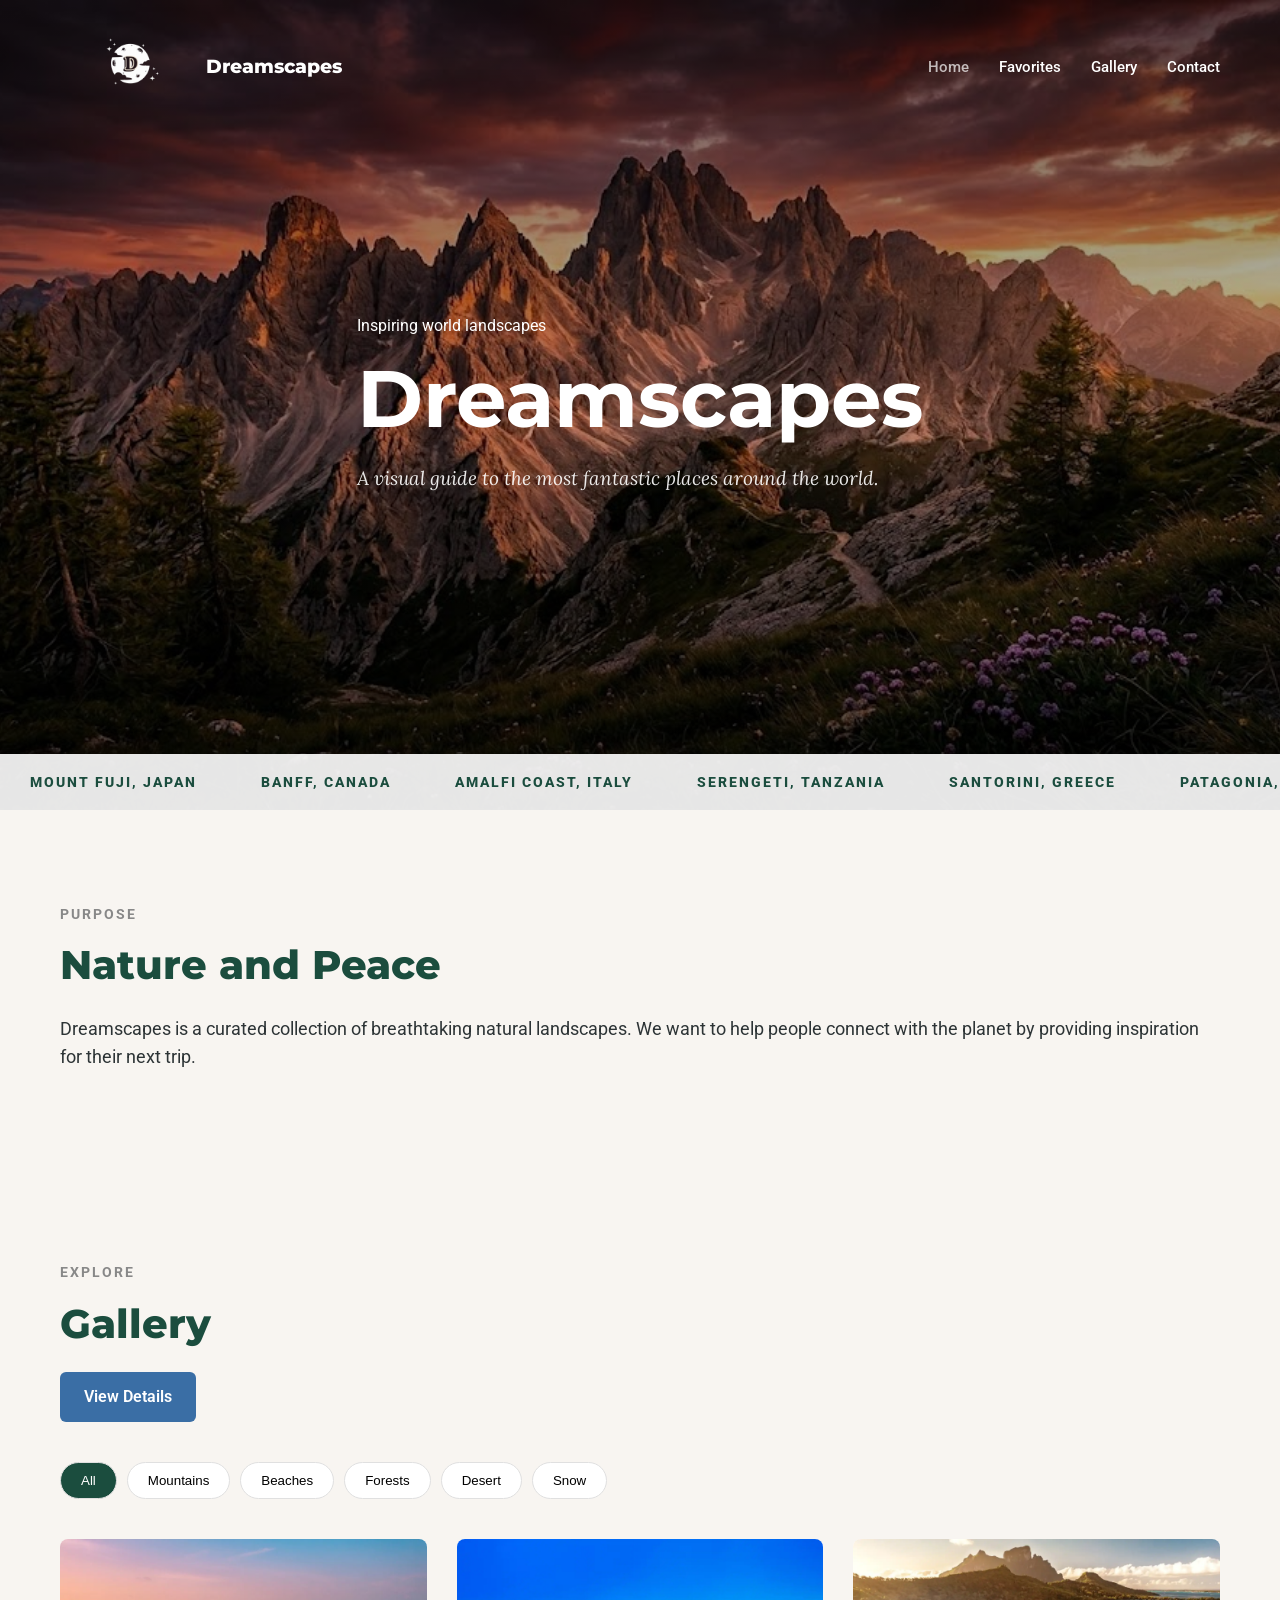
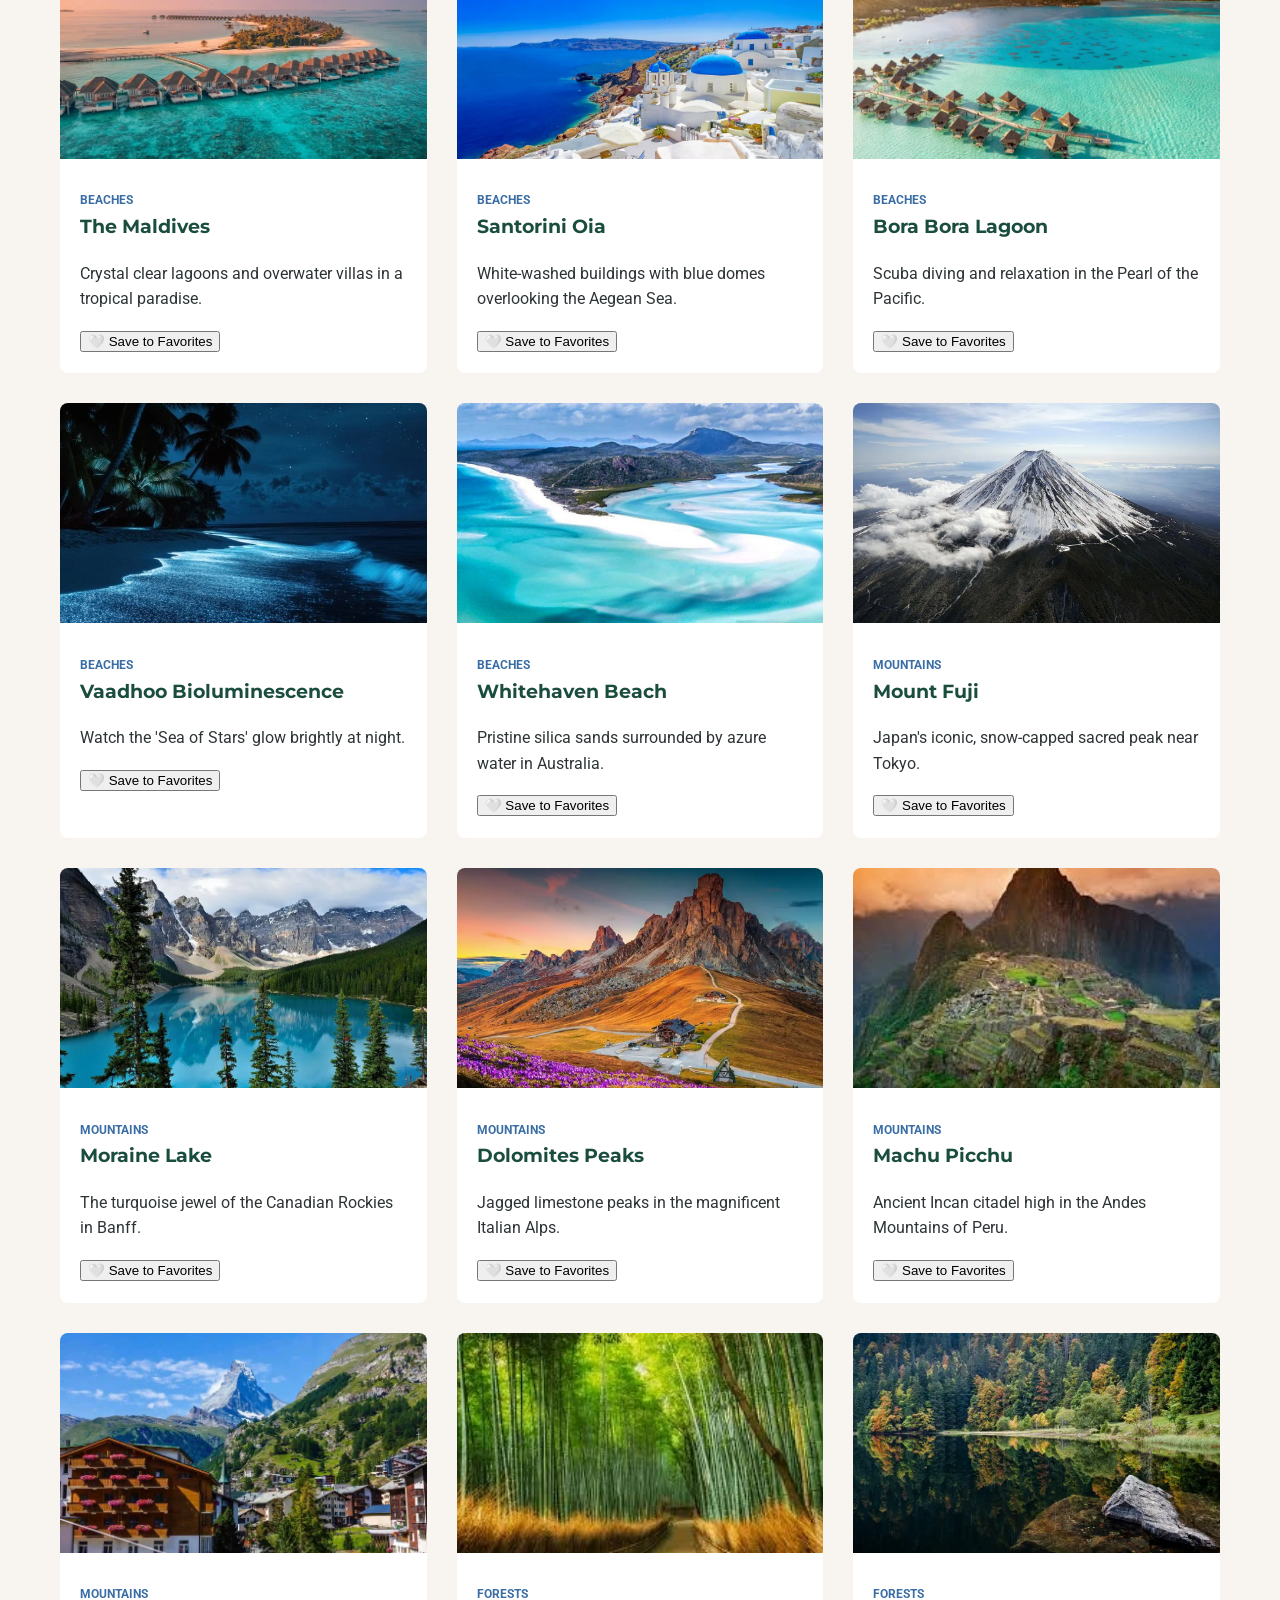
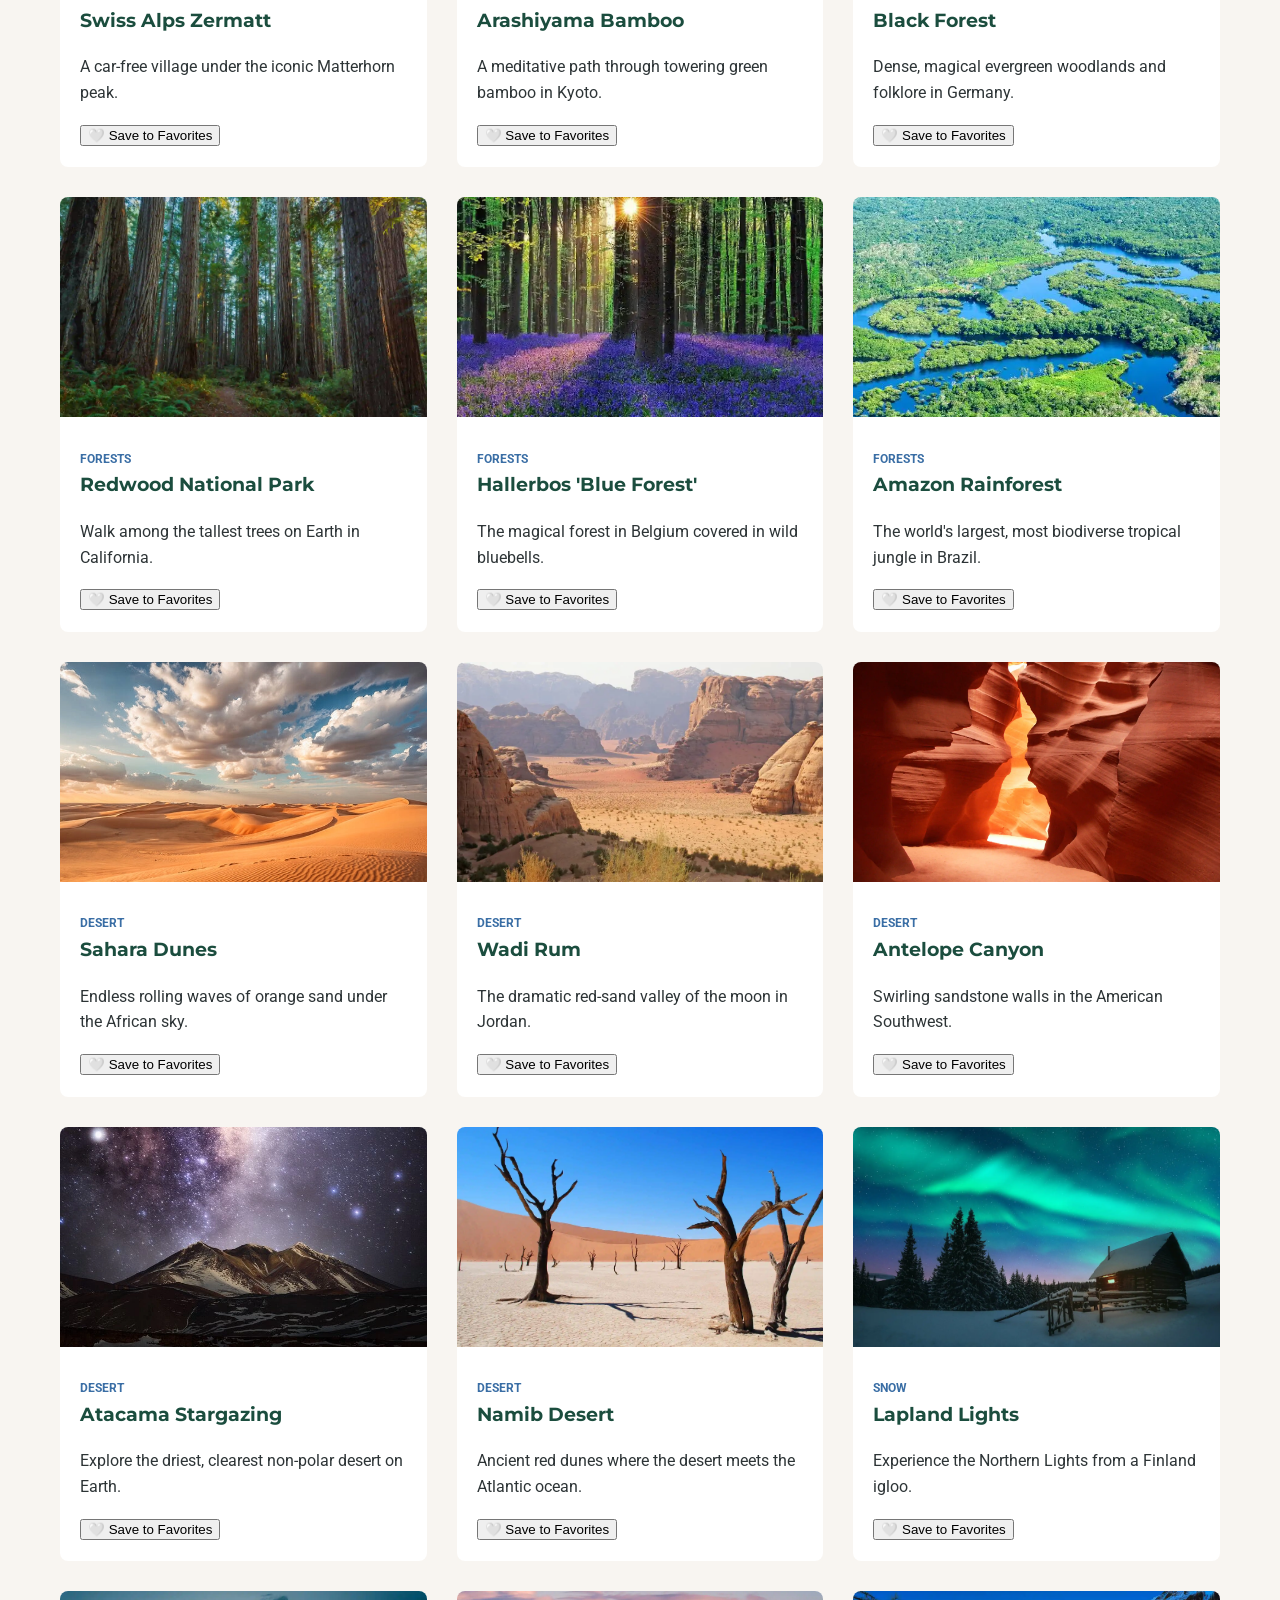
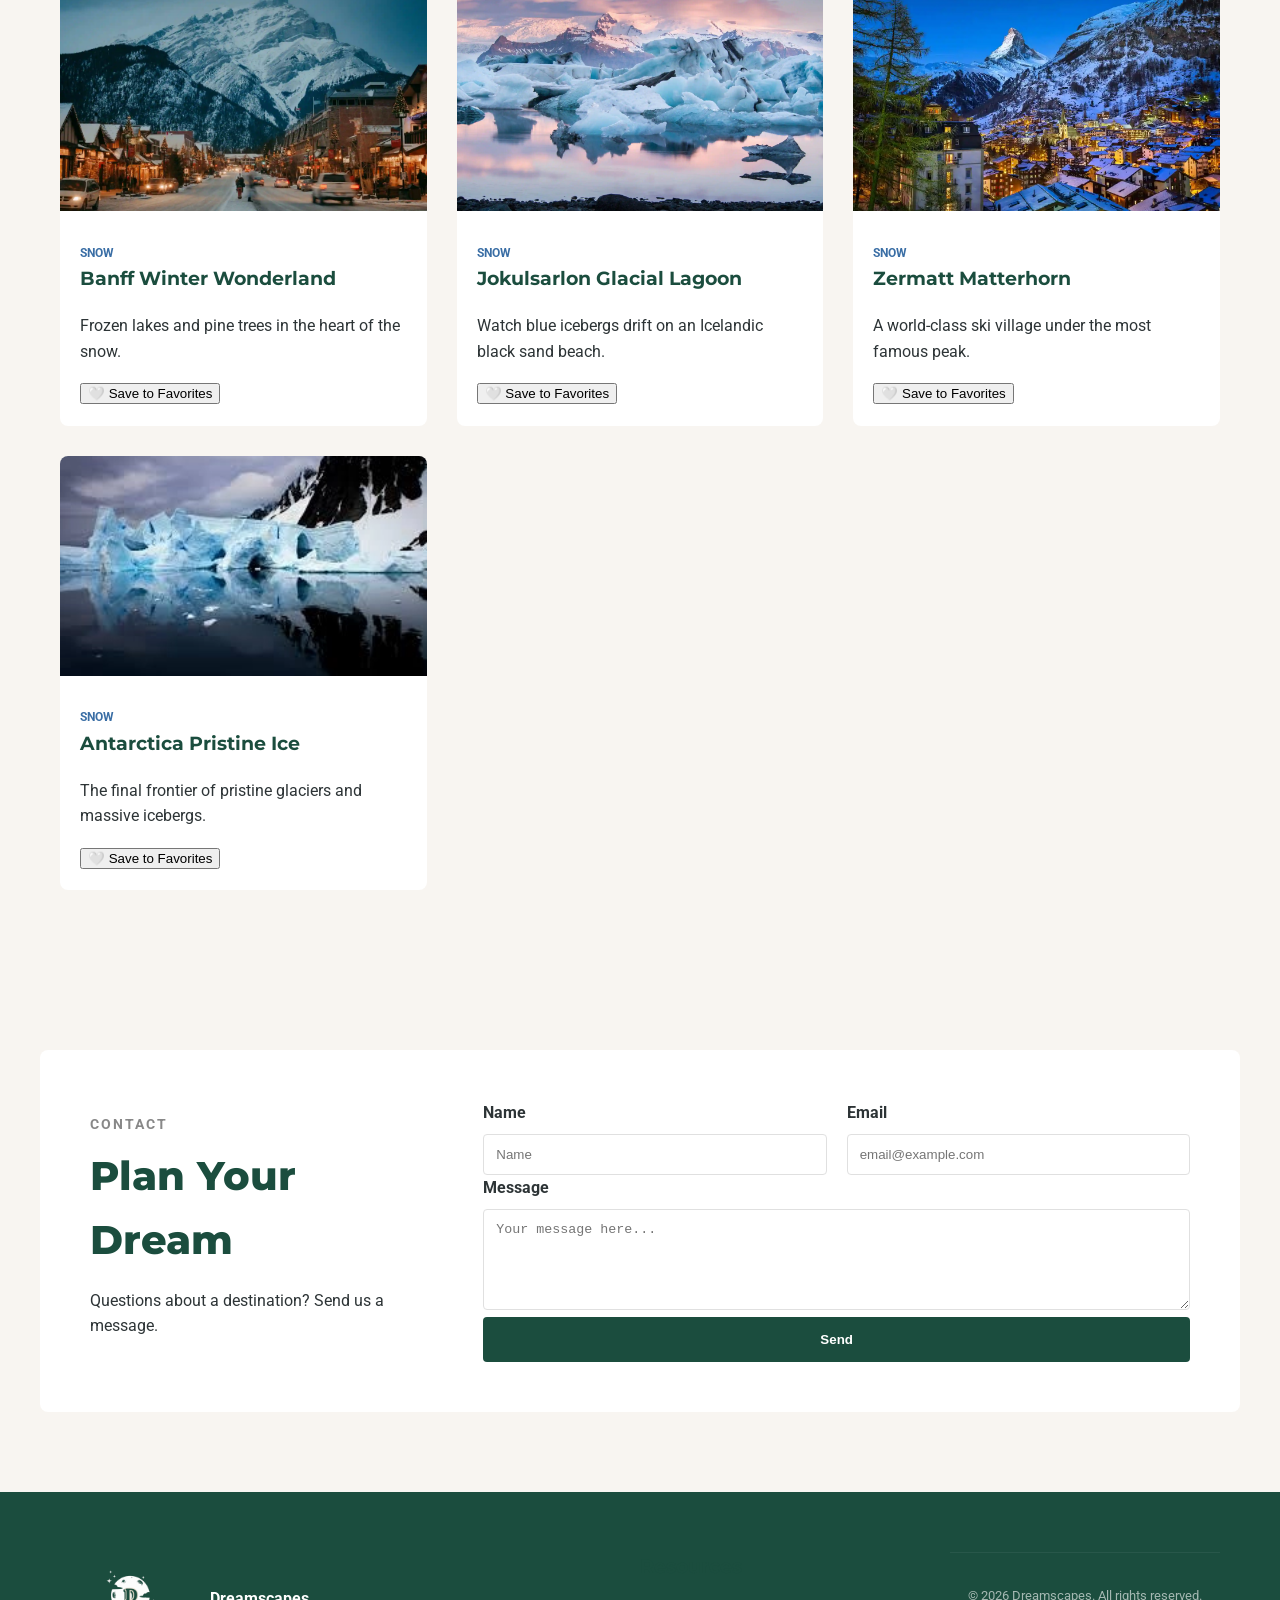
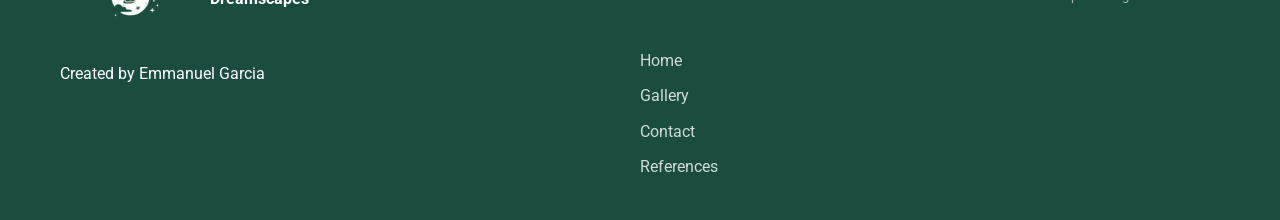
<file: project/index.html>
<!DOCTYPE html>
<html lang="en">
<head>
  <meta charset="UTF-8">
  <meta name="viewport" content="width=device-width, initial-scale=1.0">
  <meta name="description" content="Explore natural landscapes and tourist destinations with Dreamscapes.">
  <meta name="author" content="Emmanuel Garcia Trevino">
  <title>Dreamscapes | Dreams Explorer</title>

  <link rel="preconnect" href="https://fonts.googleapis.com">
  <link rel="preconnect" href="https://fonts.gstatic.com" crossorigin>
  <link href="https://fonts.googleapis.com/css2?family=Lora:ital,wght@0,400;1,400&family=Montserrat:wght@500;700;800&family=Roboto:wght@400;500&display=swap" rel="stylesheet">
  <link rel="stylesheet" href="styles/project.css">
</head>

<body>
  <nav class="nav">
    <div class="container nav-inner">
      <a href="index.html" class="nav-logo">
        <img src="images/logo.png" alt="Dreamscapes logo" class="logo-img">
        <span class="logo-text">Dreamscapes</span>
      </a>
      
      <div class="nav-links" id="nav-links">
        <a href="index.html" class="active">Home</a>
        <a href="favorites.html">Favorites</a>
        <a href="#gallery">Gallery</a>
        <a href="#contact">Contact</a>
      </div>

      <button class="hamburger" id="hamburger-btn" aria-label="Menu">
        <svg xmlns="http://www.w3.org/2000/svg" width="24" height="24" viewBox="0 0 24 24" fill="none" stroke="currentColor" stroke-width="2" stroke-linecap="round" stroke-linejoin="round">
          <line x1="3" y1="12" x2="21" y2="12"></line>
          <line x1="3" y1="6" x2="21" y2="6"></line>
          <line x1="3" y1="18" x2="21" y2="18"></line>
        </svg>
      </button>
    </div>
  </nav>

  <header class="hero">
    <img src="images/banner-landscape.jpg" alt="Mountain landscape" fetchpriority="high">
    <div class="hero-overlay"></div>
    <div class="hero-content container">
      <p class="hero-label">Inspiring world landscapes</p>
      <h1 class="hero-title">Dreamscapes</h1>
      <p class="hero-desc">
        A visual guide to the most fantastic places around the world.
      </p>
    </div>
    <div class="marquee-ribbon">
      <div class="marquee-track">
        <span>Mount Fuji, Japan</span> <span>Banff, Canada</span> <span>Amalfi Coast, Italy</span> <span>Serengeti, Tanzania</span> <span>Santorini, Greece</span> <span>Patagonia, Argentina</span> <span>Great Barrier Reef</span>
        <span>Mount Fuji, Japan</span> <span>Banff, Canada</span> <span>Amalfi Coast, Italy</span> <span>Serengeti, Tanzania</span> <span>Santorini, Greece</span> <span>Patagonia, Argentina</span> <span>Great Barrier Reef</span>
      </div>
    </div>
  </header>

  <main>
    <section class="section intro-section">
      <div class="container">
        <div class="intro-text">
          <p class="section-label">Purpose</p>
          <h2 class="section-title">Nature and Peace</h2>
          <p class="roboto-text">
            Dreamscapes is a curated collection of breathtaking natural landscapes. We want to help people connect with the planet by providing inspiration for their next trip.
          </p>
        </div>
      </div>
    </section>

    <section class="section gallery-section" id="gallery">
      <div class="container">
        <p class="section-label">Explore</p>
        <h2 class="section-title">Gallery</h2>
        <a href="gallery-detail.html" class="btn">View Details</a>

        <div class="filters" id="gallery-filters">
          <button class="filter-btn active" data-filter="all">All</button>
          <button class="filter-btn" data-filter="Mountains">Mountains</button>
          <button class="filter-btn" data-filter="Beaches">Beaches</button>
          <button class="filter-btn" data-filter="Forests">Forests</button>
          <button class="filter-btn" data-filter="Desert">Desert</button>
          <button class="filter-btn" data-filter="Snow">Snow</button>
        </div>

        <div class="landscape-grid" id="landscape-grid"></div>
      </div>
    </section>

    <section class="section contact-section" id="contact">
      <div class="container contact-wrapper">
        <div class="contact-info">
          <p class="section-label">Contact</p>
          <h2 class="section-title">Plan Your Dream</h2>
          <p>Questions about a destination? Send us a message.</p>
        </div>

        <form class="contact-form-box" id="contact-form" action="#" method="post">
          <div class="form-row">
            <div class="form-group">
              <label for="contact-name">Name</label>
              <input type="text" id="contact-name" name="name" placeholder="Name" required>
            </div>
            <div class="form-group">
              <label for="contact-email">Email</label>
              <input type="email" id="contact-email" name="email" placeholder="email@example.com" required>
            </div>
          </div>
          <div class="form-group">
            <label for="contact-message">Message</label>
            <textarea id="contact-message" name="message" rows="5" placeholder="Your message here..." required></textarea>
          </div>
          <button type="submit" class="submit-btn">Send</button>
        </form>
      </div>
    </section>
  </main>

  <footer class="footer">
    <div class="container footer-inner">
      <div class="footer-brand">
        <div class="footer-logo">
          <img src="images/logo.png" alt="Logo" class="logo-img">
          <span>Dreamscapes</span>
        </div>
        <p>Created by Emmanuel Garcia</p>
      </div>
      <div class="footer-links">
        <h3>Resources</h3>
        <h4>Links</h4>
        <a href="index.html">Home</a>
        <a href="#gallery">Gallery</a>
        <a href="#contact">Contact</a>
        <a href="references.html">References</a>
      </div>
      <div class="footer-bottom">
        <p>&copy; 2026 Dreamscapes. All rights reserved.</p>
      </div>
    </div>
  </footer>

  <script type="module" src="scripts/project.js"></script>
</body>
</html>
</file>
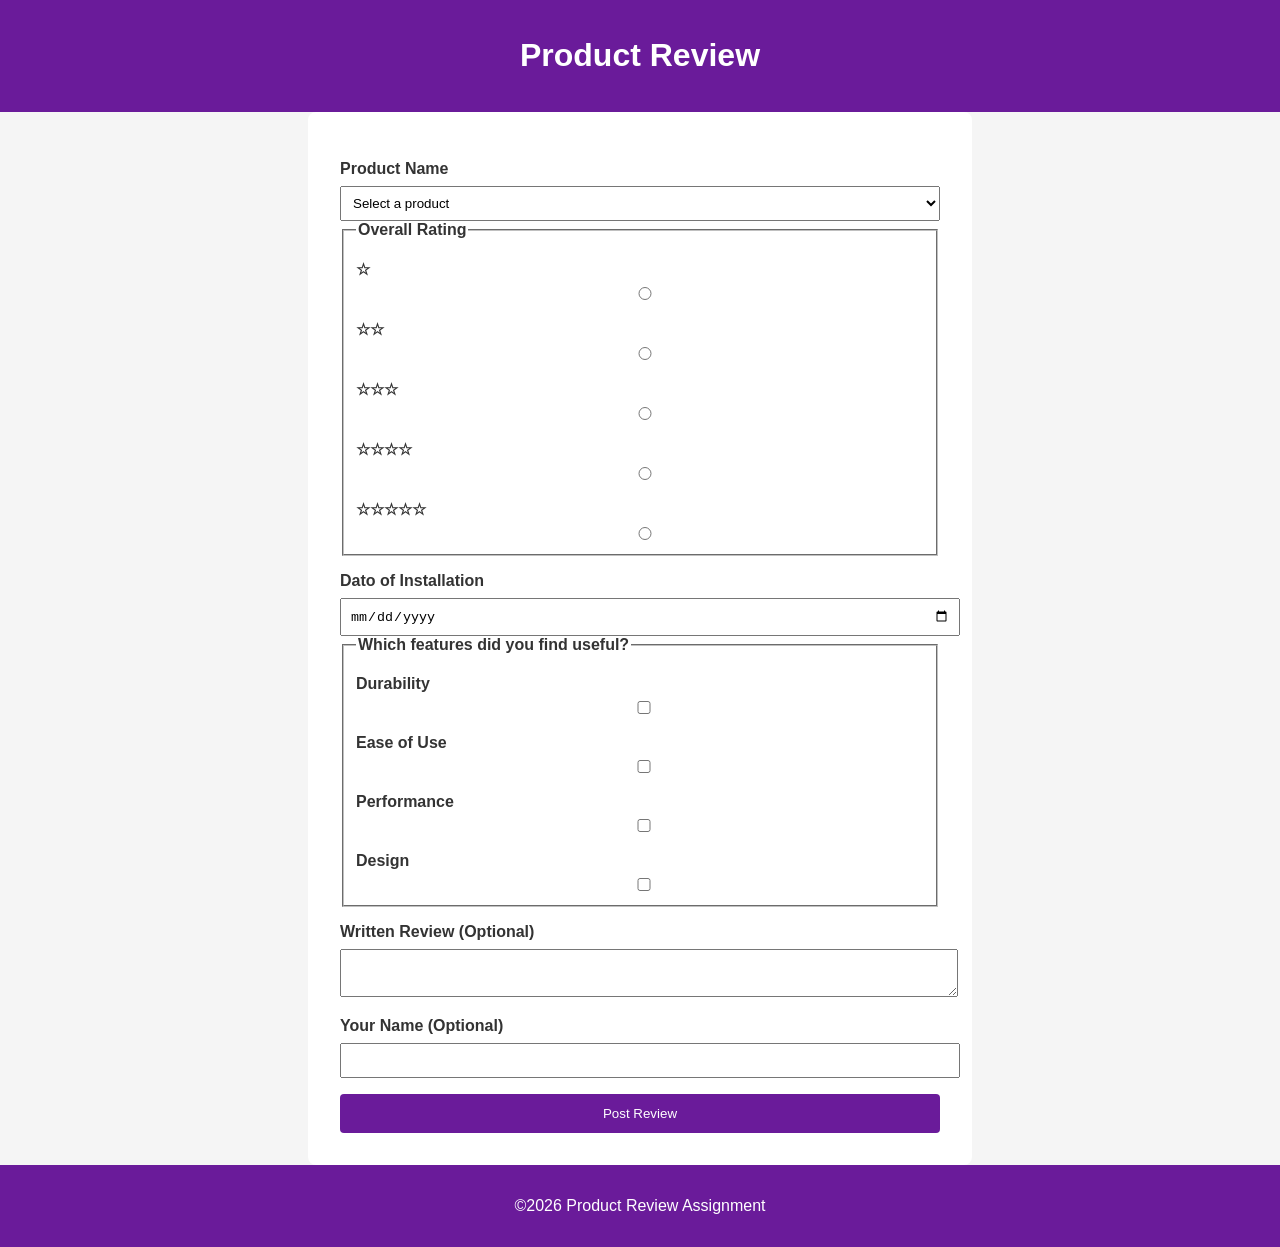
<file: form.html>
<!DOCTYPE html>
<html lang="en">

<head>
    <meta charset="UTF-8">
    <meta name="viewport" content="width=device-width, initial-scale=1.0">
    <meta name="description" content="Submit product reviews with ratings, installation date, and useful features.">
    <meta name="author" content="Emmanuel Garcia">
    <title>Product Review</title>
    <link rel="stylesheet" href="styles/form.css">
    <script src="scripts/form.js" defer></script>
</head>

<body>
    <header>
        <h1>Product Review</h1>
    </header>

    <main>
        <form method="get" action="review.html">
            <label for="product">Product Name</label>
            <select id="product" name="product" required>
                <option value="" disabled selected>Select a product</option>
            </select>

            <fieldset>
                <legend>Overall Rating</legend>
                <label for="rating1">☆</label>
                <input type="radio" id="rating1" name="rating" value="1" required>

                <label for="rating2">☆☆</label>
                <input type="radio" id="rating2" name="rating" value="2" required>

                <label for="rating3">☆☆☆</label>
                <input type="radio" id="rating3" name="rating" value="3" required>

                <label for="rating4">☆☆☆☆</label>
                <input type="radio" id="rating4" name="rating" value="4" required>

                <label for="rating5">☆☆☆☆☆</label>
                <input type="radio" id="rating5" name="rating" value="5" required>
            </fieldset>

            <label for="installDate">Dato of Installation</label>
            <input type="date" id="installDate" name="installDate" required>

            <fieldset>
                <legend>Which features did you find useful?</legend>
                <label for="durability"> Durability</label>
                <input type="checkbox" id="durability" name="features" value="Durability">

                <label for="ease"> Ease of Use</label>    
                <input type="checkbox" id="ease" name="features" value="Ease of Use">

                <label for="performance"> Performance</label>
                <input type="checkbox" id="performance" name="features" value="Performance">

                <label for="design"> Design</label>
                <input type="checkbox" id="design" name="features" value="Design">
            </fieldset>

            <label for="review">Written Review (Optional)</label>
            <textarea name="review" id="review"></textarea>

            <label for="username">Your Name (Optional)</label>
            <input type="text" id="username" name="username">

            <input type="submit" value="Post Review">
        </form>
    </main>

    <footer>
        <p>©2026 Product Review Assignment</p>
    </footer>

</body>

</html>
</file>
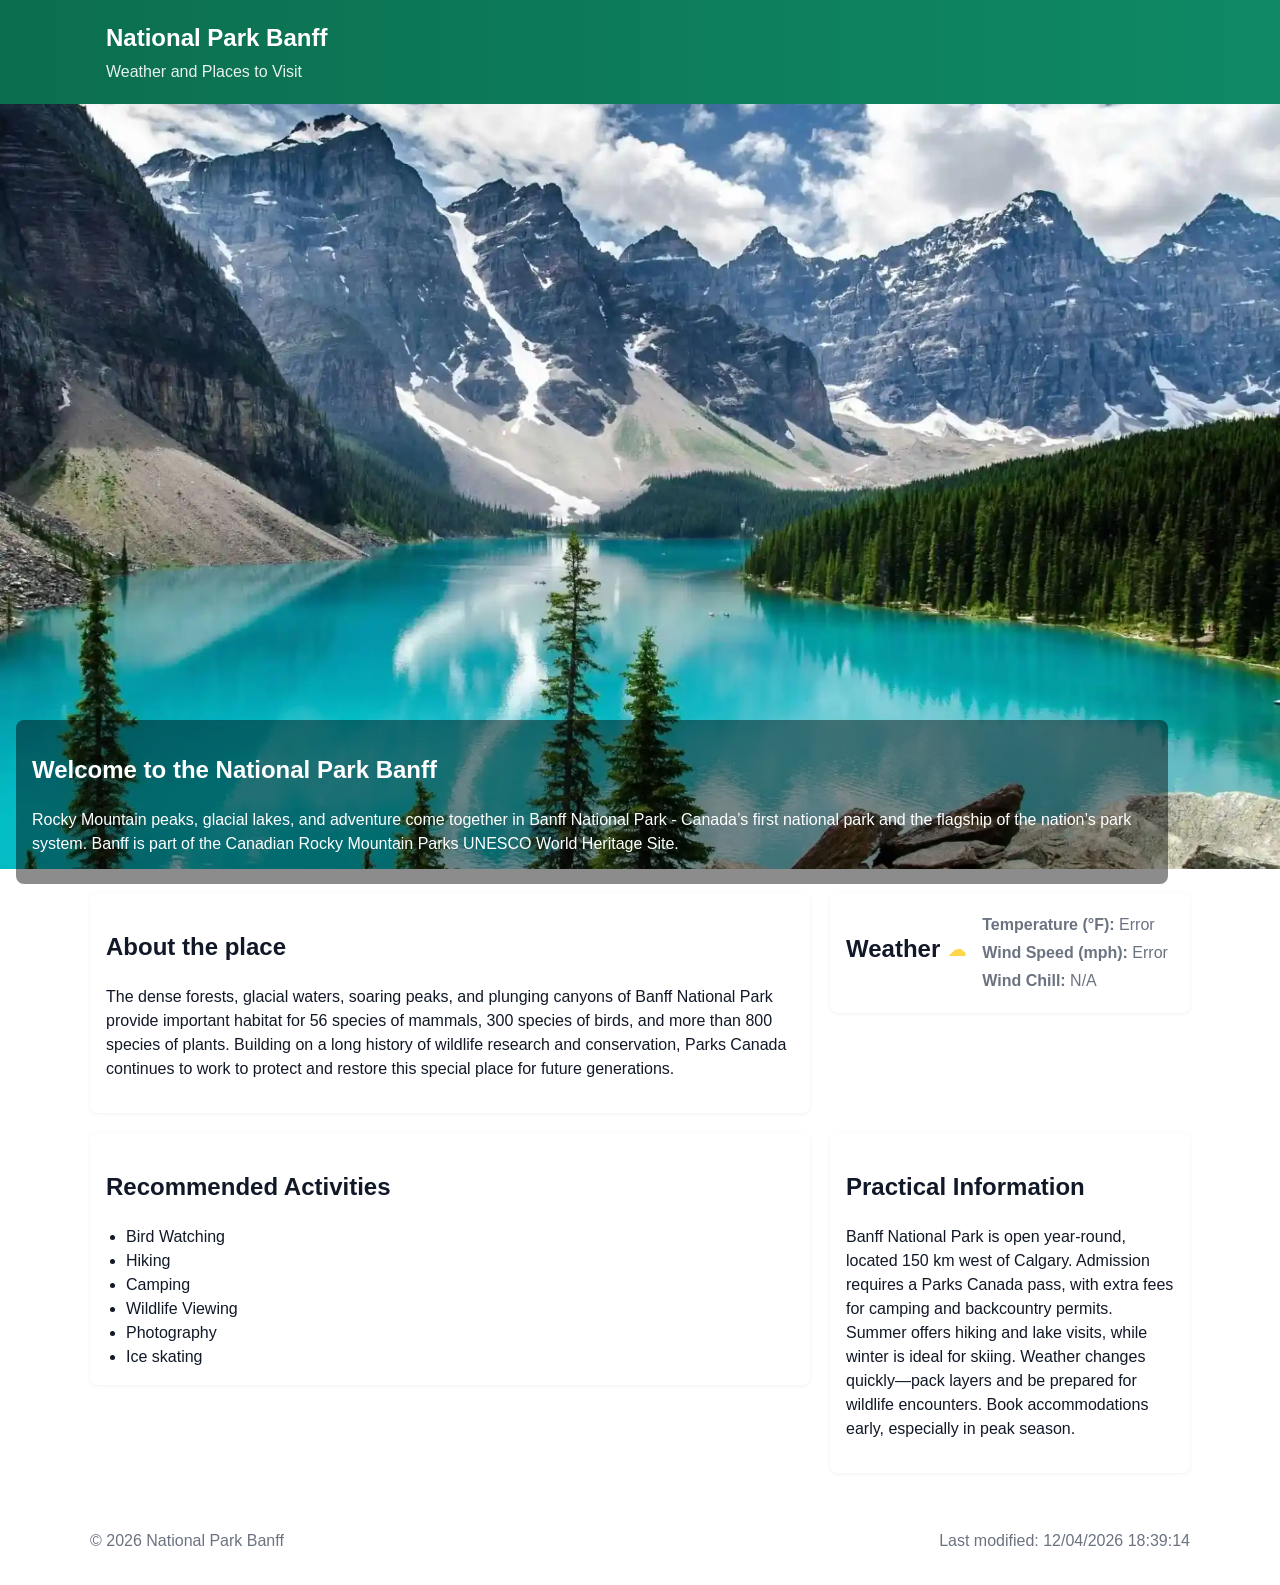
<file: place.html>
<!DOCTYPE html>
<html lang="en">

<head>
    <meta charset="utf-8">
    <meta name="viewport" content="width=device-width, initial-scale=1">
    <meta name="description"
        content="Explore the beauty of Banff National Park with information on weather, activities, and practical tips.">
    <meta name="author" content="Emmanuel Garcia Treviño">
    <title>National Park Banff</title>
    <link rel="stylesheet" href="styles/place.css">
    <script src="scripts/place.js" defer></script>
</head>

<body>
    <header class="site-header">
        <div class="container">
            <h1 class="site-title">National Park Banff</h1>
            <p class="site-subtitle">Weather and Places to Visit</p>
        </div>
    </header>

    <section class="hero">
        <picture>
            <img src="images/national_park_baff.webp" alt="Panoramic view of Banff National Park" loading="lazy">
        </picture>
        <div class="hero-caption container">
            <h2>Welcome to the National Park Banff</h2>
            <p>Rocky Mountain peaks, glacial lakes, and adventure come together in Banff National Park - Canada’s first
                national park and the flagship of the nation’s park system. Banff is part of the Canadian Rocky Mountain
                Parks UNESCO World Heritage Site.</p>
        </div>
    </section>

    <main class="container main-grid">
        <section class="intro">
            <h2>About the place</h2>
            <p>The dense forests, glacial waters, soaring peaks, and plunging canyons of Banff National Park provide
                important habitat for 56 species of mammals, 300 species of birds, and more than 800 species of plants.
                Building on a long history of wildlife research and conservation, Parks Canada continues to work to
                protect and restore this special place for future generations.</p>
        </section>

        <section class="weather">
            <h2 class="weather-title">Weather</h2>

            <div class="weather-icon-mobile" aria-hidden="true">
                <svg width="64" height="64" viewBox="0 0 64 64" xmlns="http://www.w3.org/2000/svg" role="img"
                    aria-label="Weather Icon">
                    <g fill="none" stroke="currentColor" stroke-width="2">
                        <circle cx="20" cy="20" r="8" fill="#FFD54A" stroke="none" />
                        <path d="M44 36a8 8 0 0 0-8-8 10 10 0 1 0-18 6" fill="#B0BEC5" stroke="none" />
                    </g>
                </svg>
            </div>


            <div class="weather-data">
                <p><strong>Temperature (°F):</strong> <span id="tempF">--</span></p>
                <p><strong>Wind Speed (mph):</strong> <span id="windMph">--</span></p>
                <p><strong>Wind Chill:</strong> <span id="windChill">--</span></p>
            </div>
        </section>

        <section class="places">
            <h2>Recommended Activities</h2>
            <ul>
                <li>Bird Watching</li>
                <li>Hiking</li>
                <li>Camping</li>
                <li>Wildlife Viewing</li>
                <li>Photography</li>
                <li>Ice skating</li>
            </ul>
        </section>

        <section class="info">
            <h2>Practical Information</h2>
            <p>Banff National Park is open year-round, located 150 km west of Calgary.
                Admission requires a Parks Canada pass, with extra fees for camping and backcountry permits.
                Summer offers hiking and lake visits, while winter is ideal for skiing.
                Weather changes quickly—pack layers and be prepared for wildlife encounters.
                Book accommodations early, especially in peak season.</p>
        </section>
    </main>

    <footer class="site-footer">
        <div class="container footer-grid">
            <p>&copy; <span id="currentYear"></span> National Park Banff</p>
            <p>Last modified: <span id="lastModified"></span></p>
        </div>
    </footer>
</body>

</html>
</file>
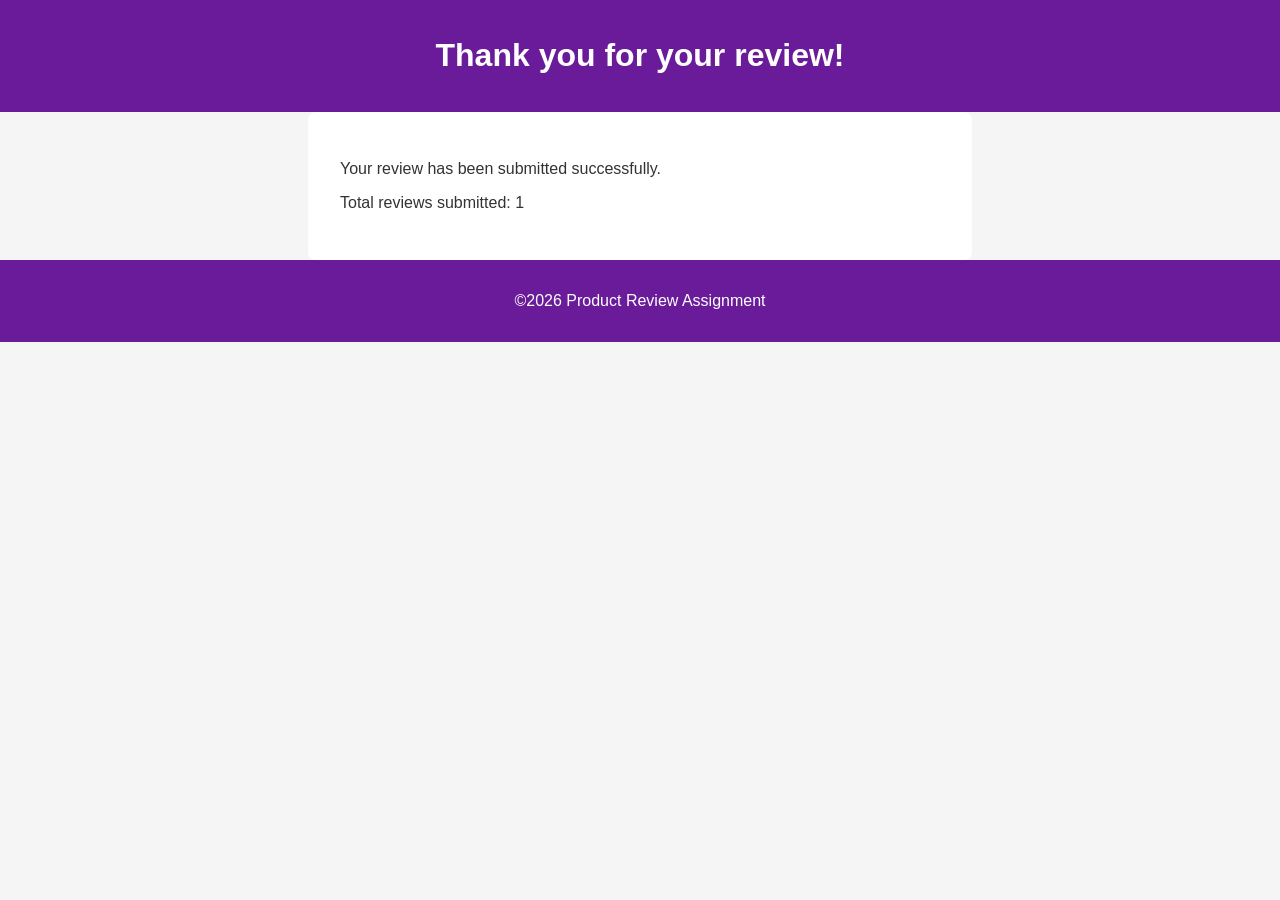
<file: review.html>
<!DOCTYPE html>
<html lang="en">
<head>
  <meta charset="UTF-8">
  <meta name="viewport" content="width=device-width, initial-scale=1.0">
  <title>Review Confirmation</title>
  <link rel="stylesheet" href="styles/form.css">
  <script src="scripts/form.js" defer></script>
</head>
<body>
    <header>
      <h1>Thank you for your review!</h1>
    </header>

    <main>
      <p>Your review has been submitted successfully.</p>
      <p>Total reviews submitted: <span id="reviewCount"></span></p>
    </main>

    <footer>
      <p>©2026 Product Review Assignment</p>
    </footer>
</body>
</html>
</file>
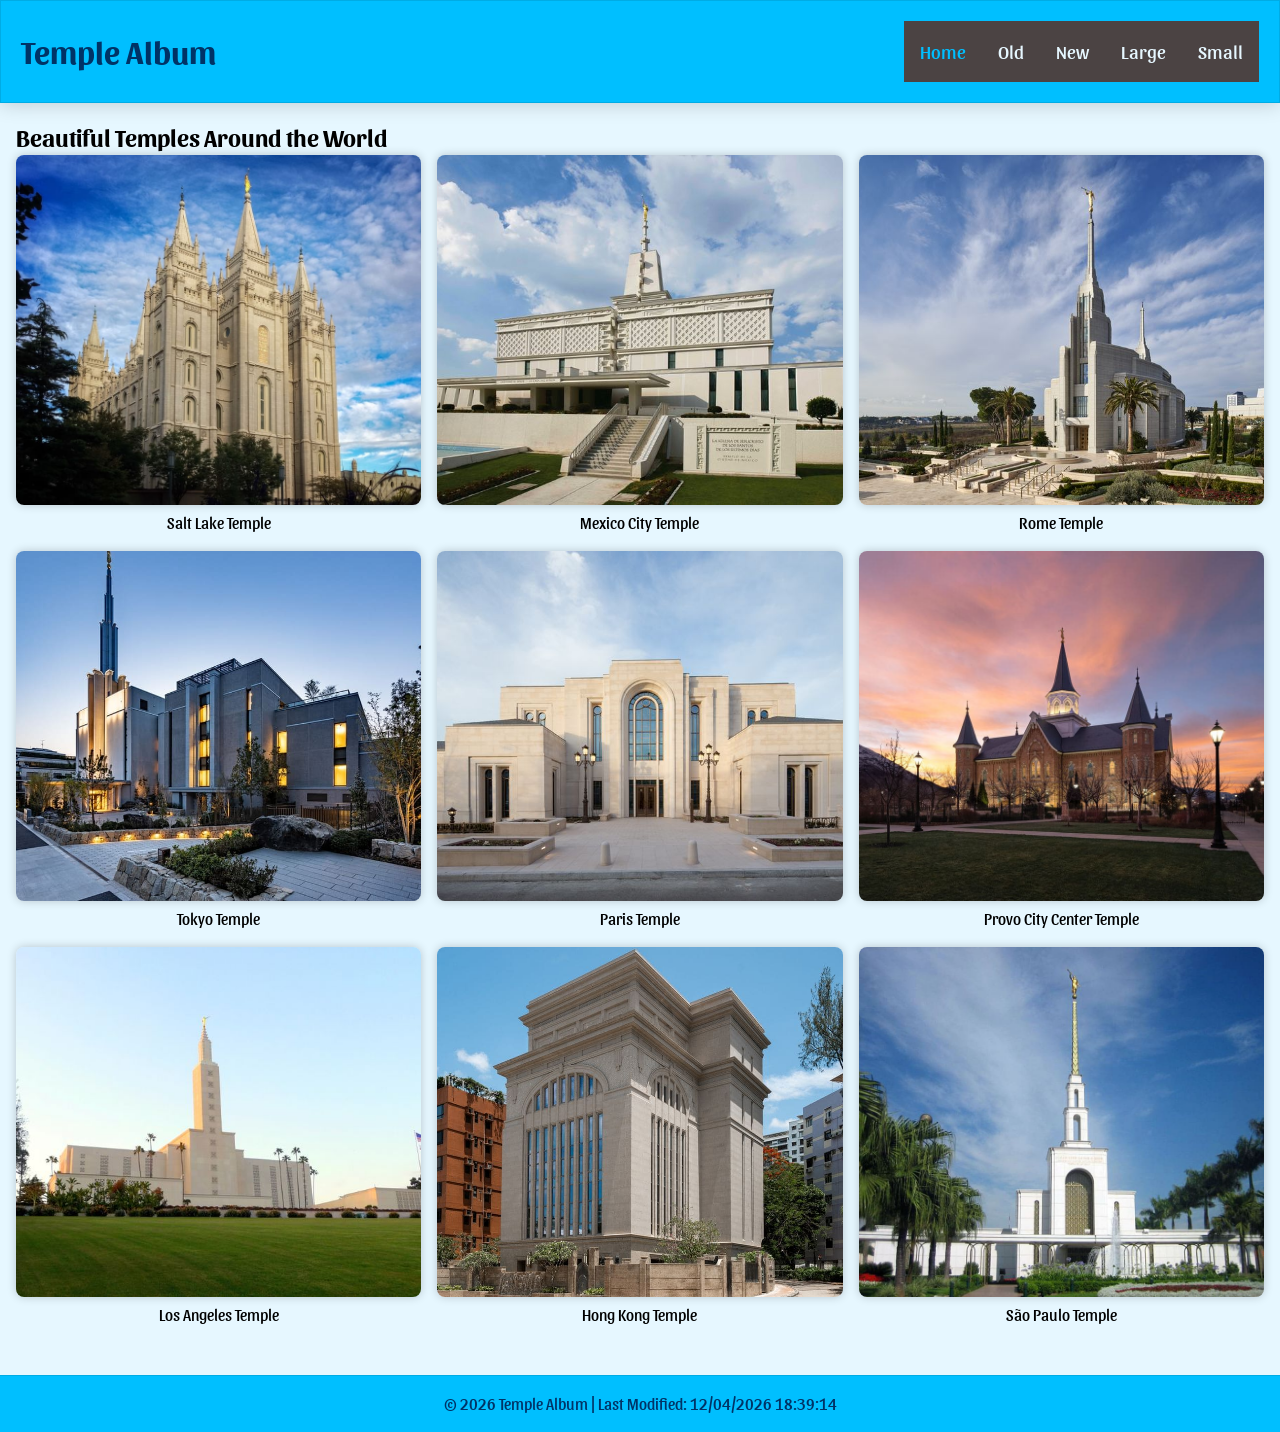
<file: temples.html>
<!DOCTYPE html>
<html lang="en">

<head>
    <meta charset="UTF-8">
    <meta name="viewport" content="width=device-width, initial-scale=1.0">
    <meta name="description" content="A photo album showcasing beautiful temples around the world.">
    <meta name="author" content="Emmanuel Garcia Treviño">
    <link rel="preconnect" href="https://fonts.googleapis.com">
    <link rel="preconnect" href="https://fonts.gstatic.com" crossorigin>
    <link href="https://fonts.googleapis.com/css2?family=Sansita&display=swap" rel="stylesheet">
    <link rel="stylesheet" href="styles/temples.css">
    <link rel="stylesheet" href="styles/temples-large.css">
    <script src="scripts/temples.js" defer></script>
    <title>Temple Album | WDD 131 Project</title>
</head>

<body>
    <header>
        <h1>Temple Album</h1>
        <button id="menu-button">☰</button>
        <nav id="nav-menu" class="hidden">
            <ul>
                <li><a href="index.html" class="active">Home</a></li>
                <li><a href="#">Old</a></li>
                <li><a href="#">New</a></li>
                <li><a href="#">Large</a></li>
                <li><a href="#">Small</a></li>
            </ul>
        </nav>
    </header>


    <main>
        <h2>Beautiful Temples Around the World</h2>
        <section class="gallery">
            <figure>
                <img src="images/saltlake.jpg" alt="Salt Lake Temple">
                <figcaption>Salt Lake Temple</figcaption>
            </figure>
            <figure>
                <img src="images/mexicocity.jpeg" alt="Mexico City Temple">
                <figcaption>Mexico City Temple</figcaption>
            </figure>
            <figure>
                <img src="images/rome.jpeg" alt="Rome Temple">
                <figcaption>Rome Temple</figcaption>
            </figure>
            <figure>
                <img src="images/tokyo.jpg" alt="Tokyo Temple">
                <figcaption>Tokyo Temple</figcaption>
            </figure>
            <figure>
                <img src="images/paris.jpeg" alt="Paris Temple">
                <figcaption>Paris Temple</figcaption>
            </figure>
            <figure>
                <img src="images/provo.jpg" alt="Provo City Center Temple">
                <figcaption>Provo City Center Temple</figcaption>
            </figure>
            <figure>
                <img src="images/losangeles.jpeg" alt="Los Angeles Temple">
                <figcaption>Los Angeles Temple</figcaption>
            </figure>
            <figure>
                <img src="images/hongkong.jpeg" alt="Hong Kong Temple">
                <figcaption>Hong Kong Temple</figcaption>
            </figure>
            <figure>
                <img src="images/saopaulo.jpg" alt="São Paulo Temple">
                <figcaption>São Paulo Temple</figcaption>
            </figure>
        </section>
    </main>

    <footer>
        <p>&copy; <span id="year"></span> Temple Album | Last Modified: <span id="lastModified"></span></p>
    </footer>

</body>

</html>
</file>
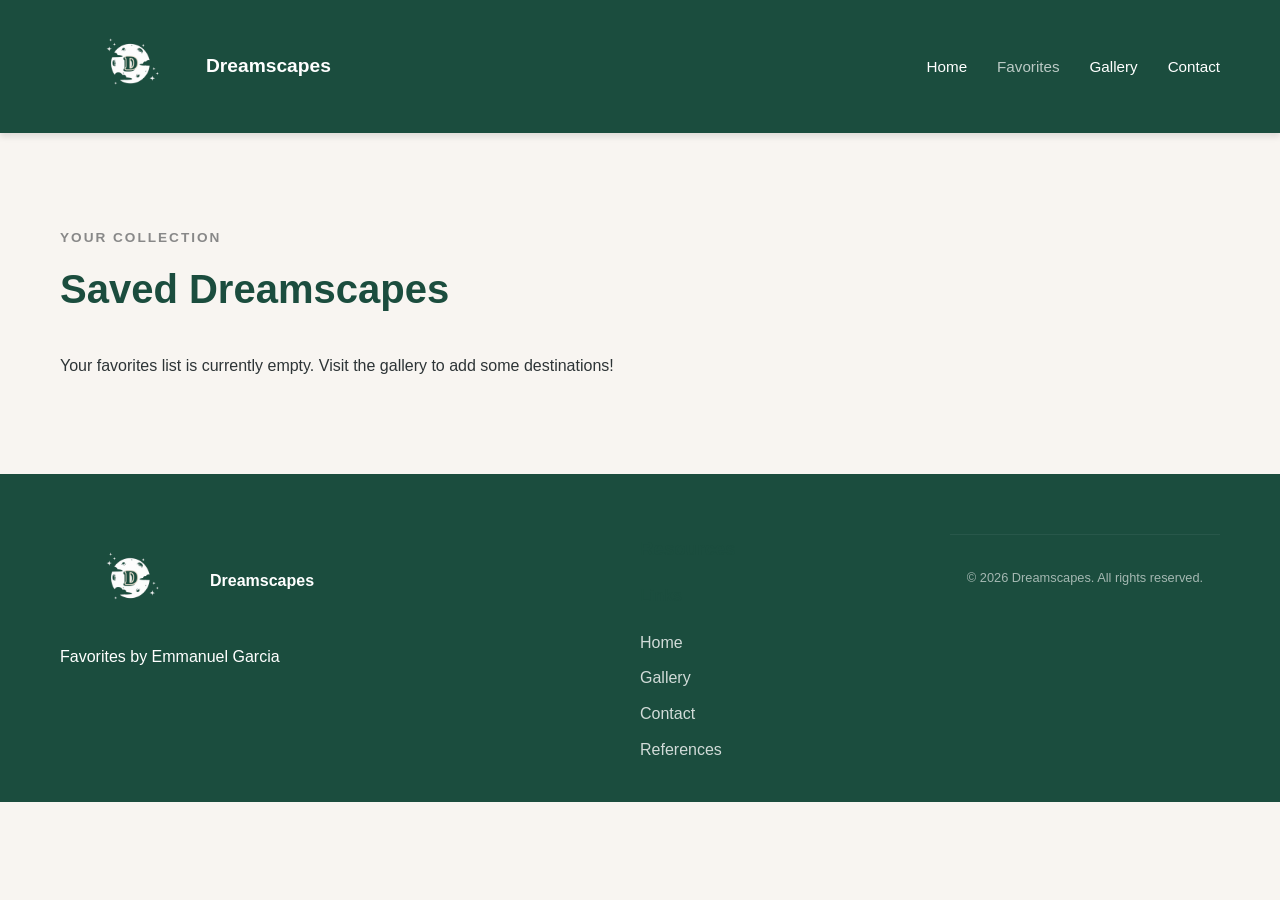
<file: project/favorites.html>
<!DOCTYPE html>
<html lang="en">
<head>
  <meta charset="UTF-8">
  <meta name="viewport" content="width=device-width, initial-scale=1.0">
  <title>Dreamscapes | My Favorites</title>
  <link rel="stylesheet" href="styles/project.css">
</head>

<body>
  <nav class="nav solid-bg">
    <div class="container nav-inner">
      <a href="index.html" class="nav-logo">
        <img src="images/logo.png" alt="Dreamscapes logo" class="logo-img">
        <span class="logo-text">Dreamscapes</span>
      </a>
      <div class="nav-links">
        <a href="index.html">Home</a>
        <a href="favorites.html" class="active">Favorites</a>
        <a href="gallery-detail.html">Gallery</a>
        <a href="index.html#contact">Contact</a>
      </div>
    </div>
  </nav>

  <main>
    <section class="section">
      <div class="container">
        <p class="section-label">Your Collection</p>
        <h2 class="section-title">Saved Dreamscapes</h2>
        <div class="landscape-grid" id="favorites-grid"></div>
      </div>
    </section>
  </main>

  <footer class="footer">
    <div class="container footer-inner">
      <div class="footer-brand">
        <div class="footer-logo">
          <img src="images/logo.png" alt="Logo" class="logo-img">
          <span>Dreamscapes</span>
        </div>
        <p>Favorites by Emmanuel Garcia</p>
      </div>
      
      <div class="footer-links">
        <h3>Resources</h3>
        <h4>Links</h4>
        <a href="index.html">Home</a>
        <a href="gallery-detail.html">Gallery</a>
        <a href="index.html#contact">Contact</a>
        <a href="references.html">References</a>
      </div>

      <div class="footer-bottom">
        <p>&copy; 2026 Dreamscapes. All rights reserved.</p>
      </div>
    </div>
  </footer>

  <script type="module" src="scripts/favorites.js"></script>
</body>
</html>
</file>
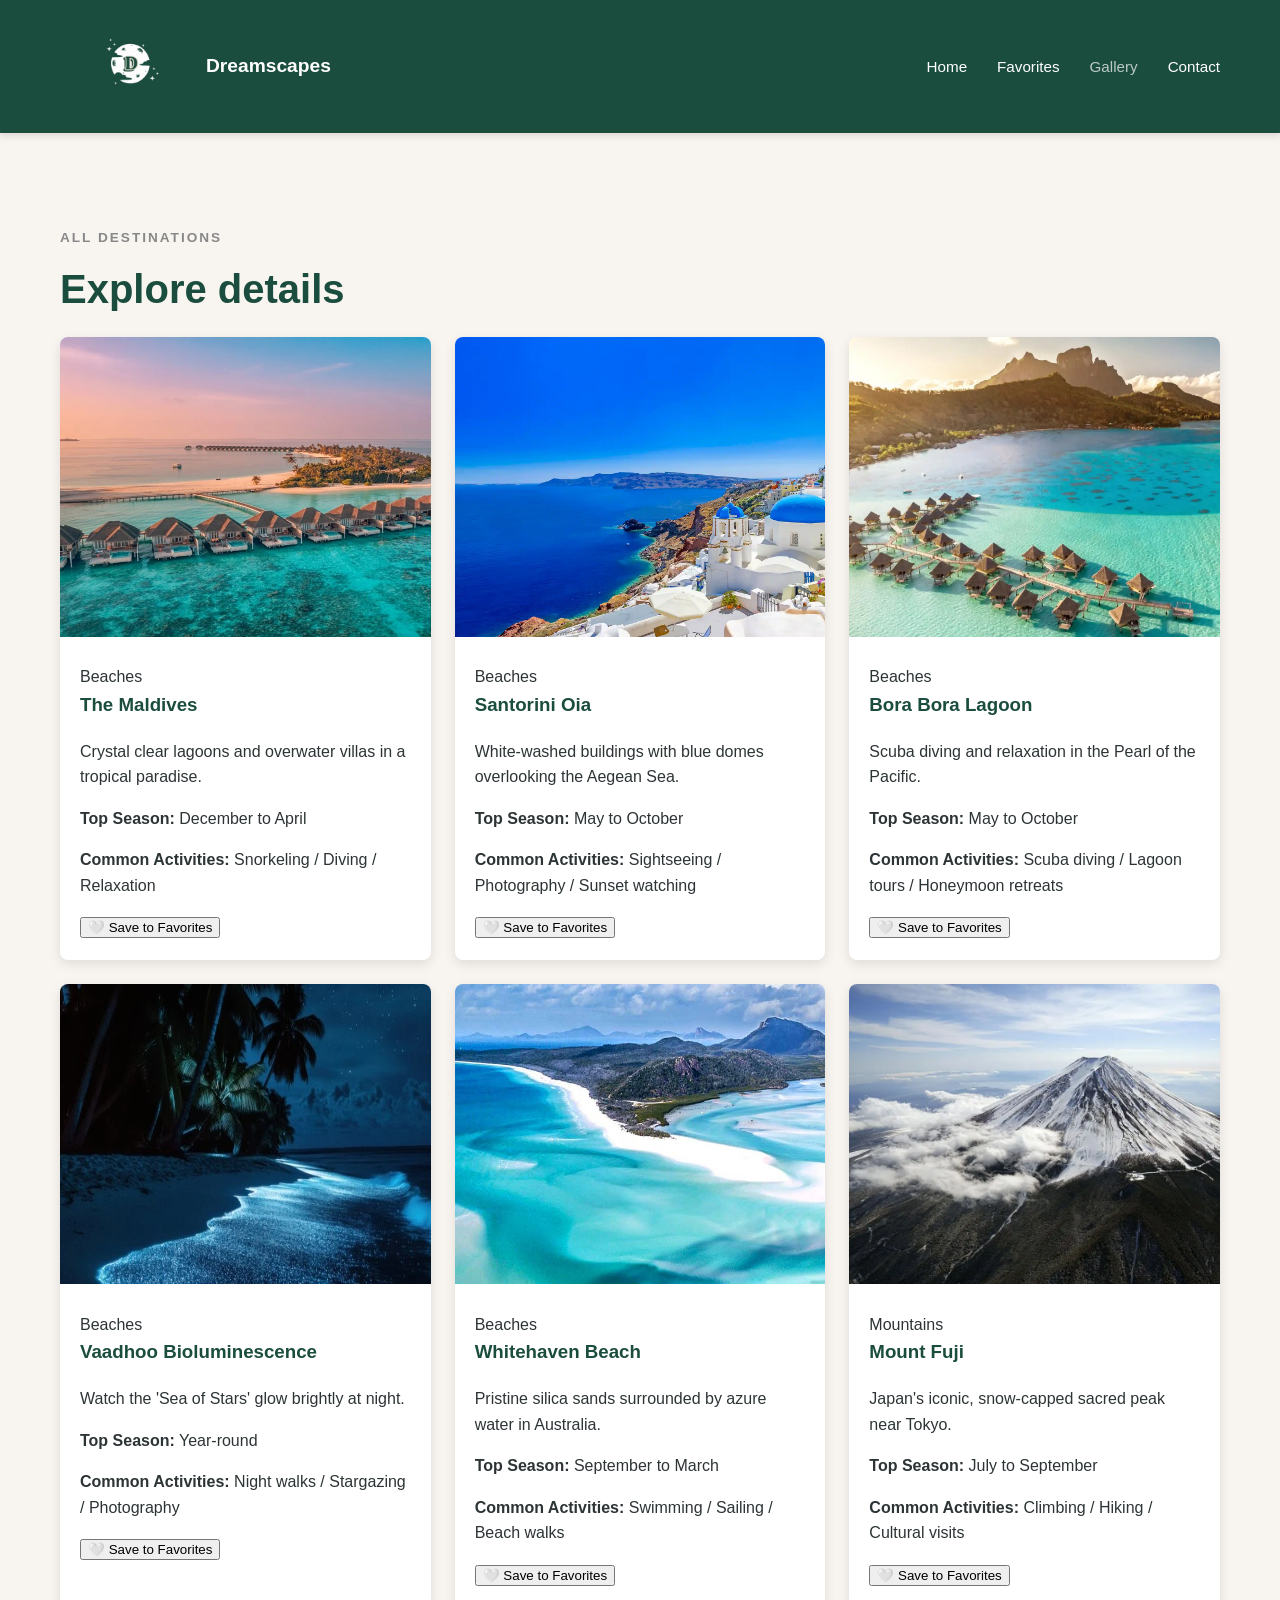
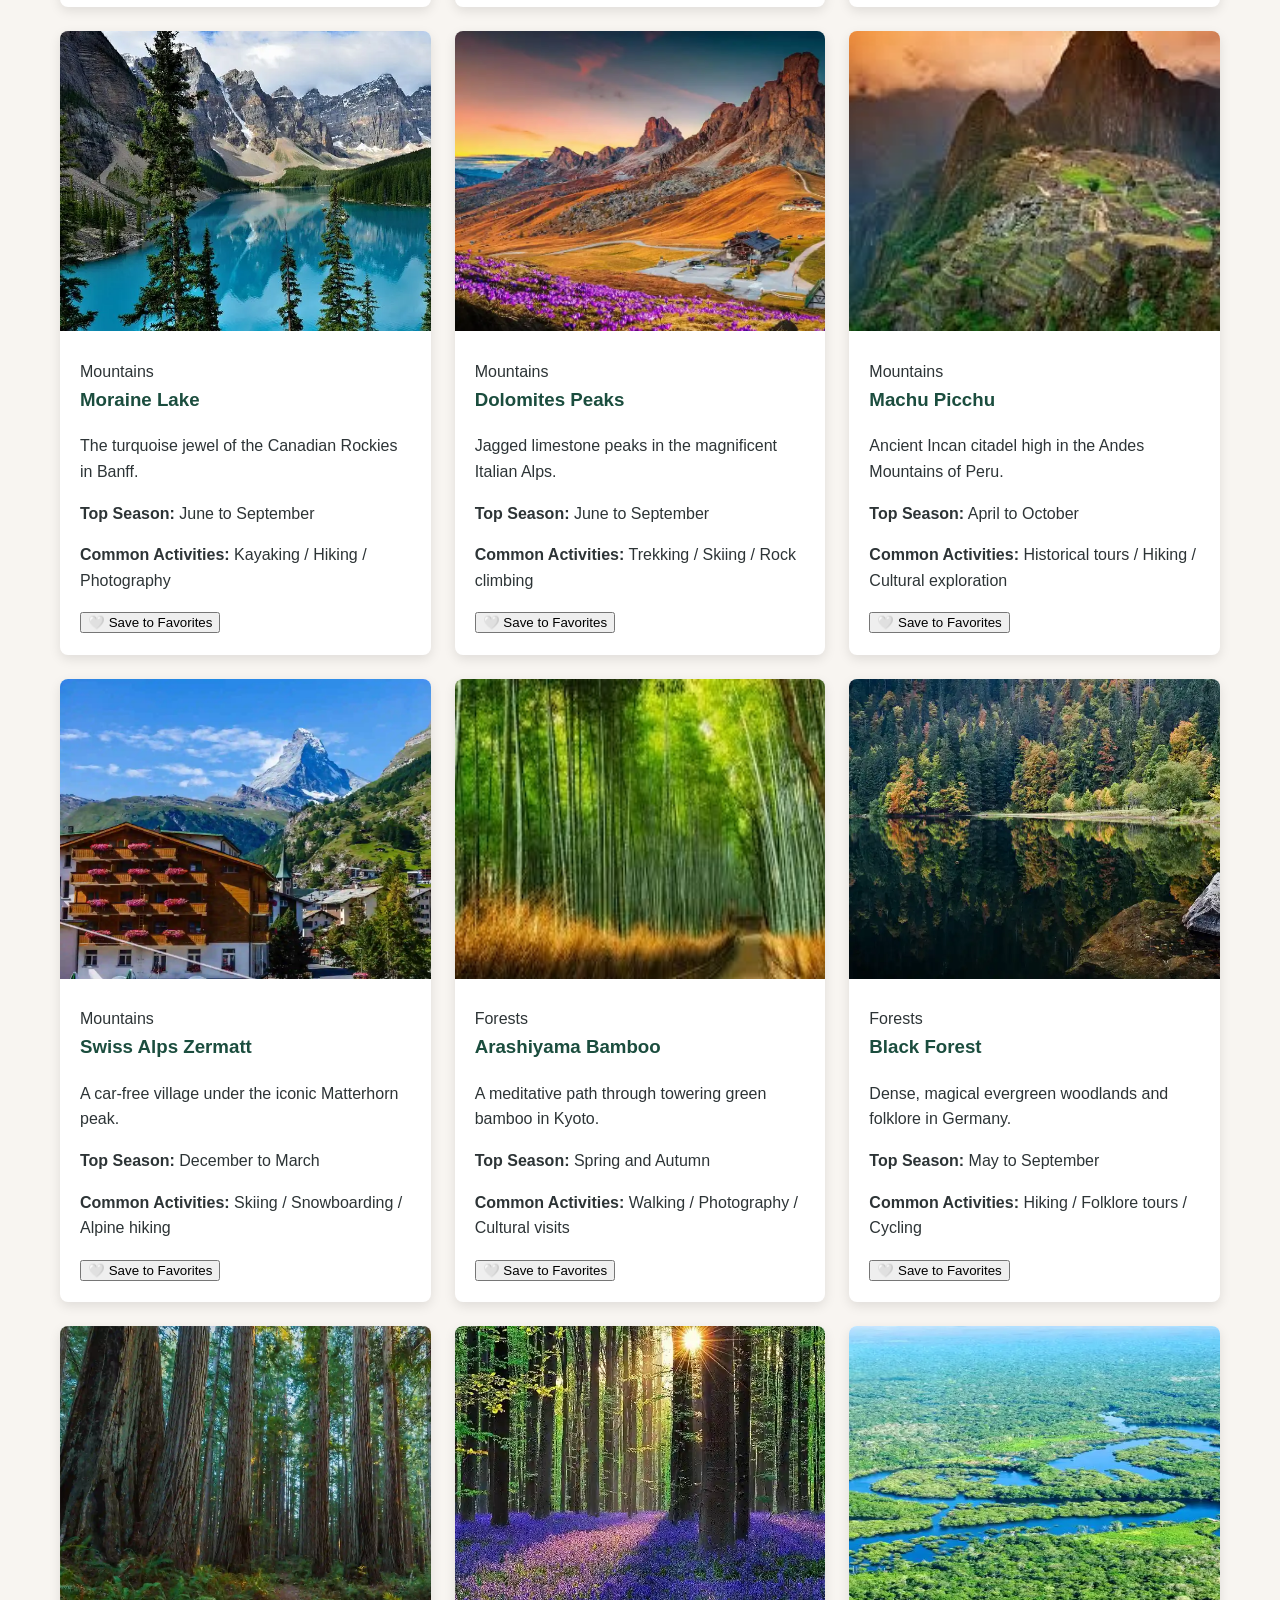
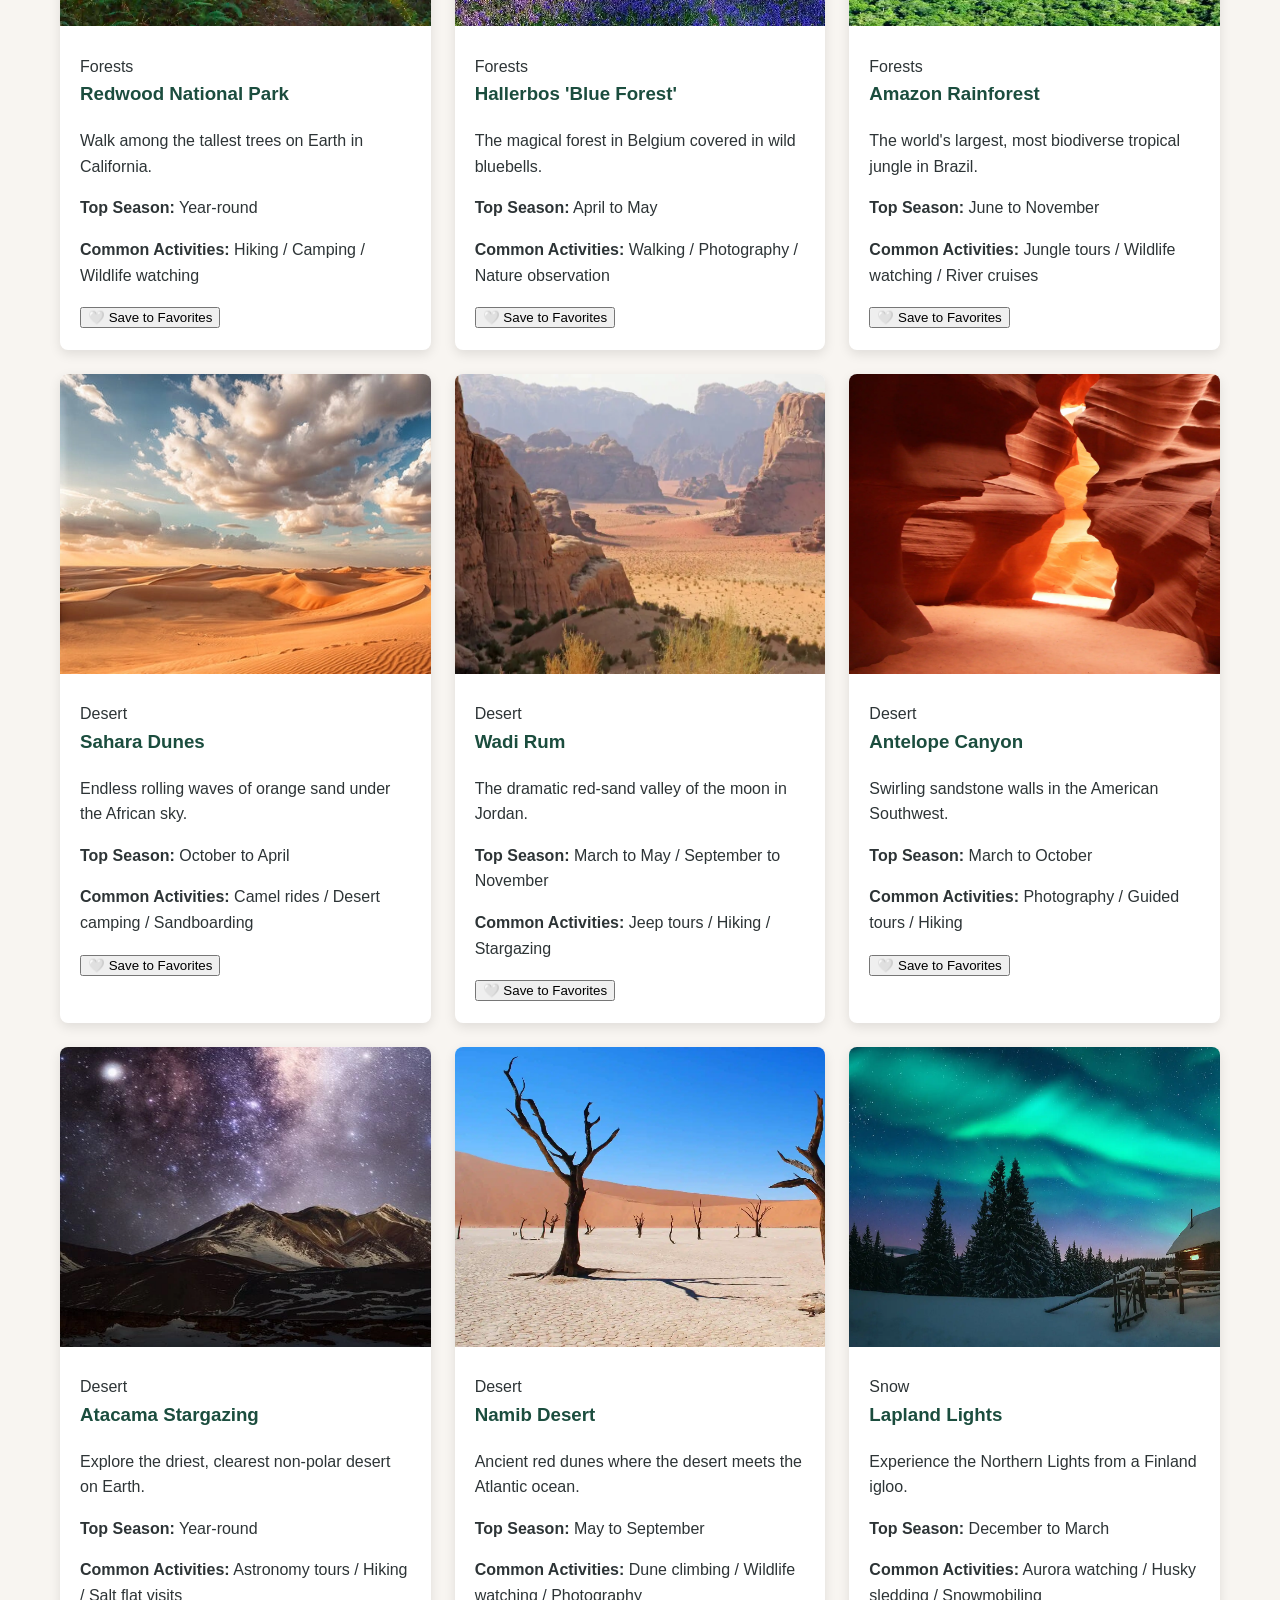
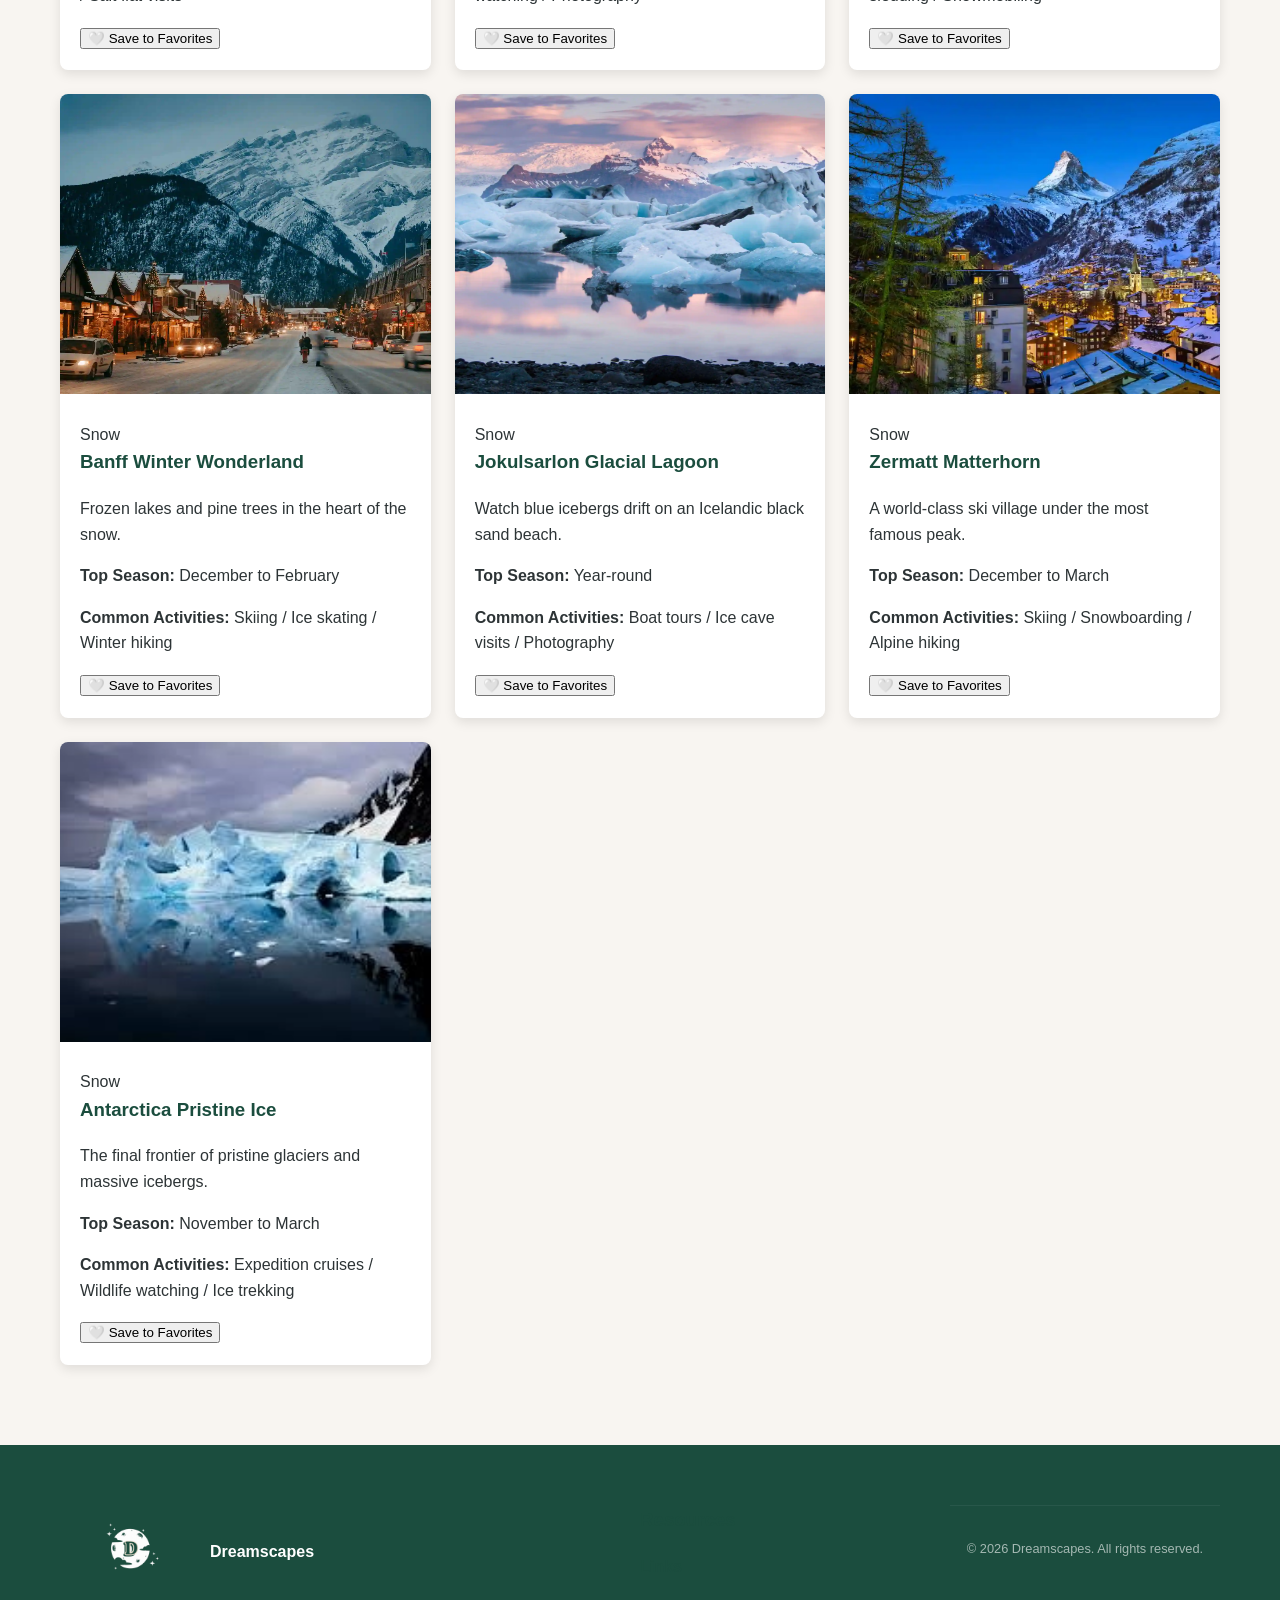
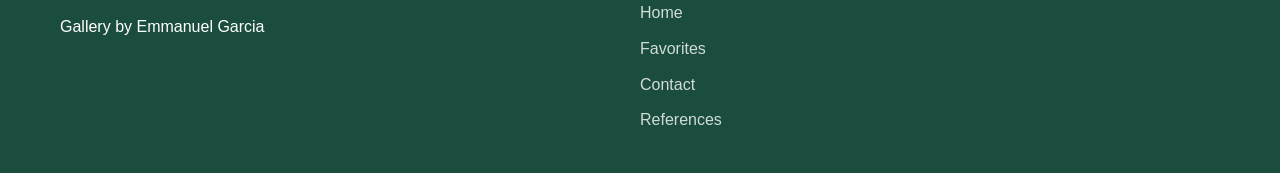
<file: project/gallery-detail.html>
<!DOCTYPE html>
<html lang="en">
<head>
  <meta charset="UTF-8">
  <meta name="viewport" content="width=device-width, initial-scale=1.0">
  <title>Dreamscapes | Gallery</title>
  <link rel="stylesheet" href="styles/project.css">
</head>

<body>
  <nav class="nav solid-bg">
    <div class="container nav-inner">
      <a href="index.html" class="nav-logo">
        <img src="images/logo.png" alt="Dreamscapes logo" class="logo-img">
        <span class="logo-text">Dreamscapes</span>
      </a>
      <div class="nav-links">
        <a href="index.html">Home</a>
        <a href="favorites.html">Favorites</a>
        <a href="gallery-detail.html" class="active">Gallery</a>
        <a href="index.html#contact">Contact</a>
      </div>
    </div>
  </nav>

  <main>
    <section class="section">
      <div class="container">
        <p class="section-label">All destinations</p>
        <h2 class="section-title">Explore details</h2>
        <div class="details-grid" id="details-grid"></div>
      </div>
    </section>
  </main>

  <footer class="footer">
    <div class="container footer-inner">
      <div class="footer-brand">
        <div class="footer-logo">
          <img src="images/logo.png" alt="Logo" class="logo-img">
          <span>Dreamscapes</span>
        </div>
        <p>Gallery by Emmanuel Garcia</p>
      </div>
      
      <div class="footer-links">
        <h3>Resources</h3>
        <h4>Links</h4>
        <a href="index.html">Home</a>
        <a href="favorites.html">Favorites</a>
        <a href="index.html#contact">Contact</a>
        <a href="references.html">References</a>
      </div>

      <div class="footer-bottom">
        <p>&copy; 2026 Dreamscapes. All rights reserved.</p>
      </div>
    </div>
  </footer>

  <script type="module" src="scripts/gallery-detail.js"></script>
</body>
</html>
</file>
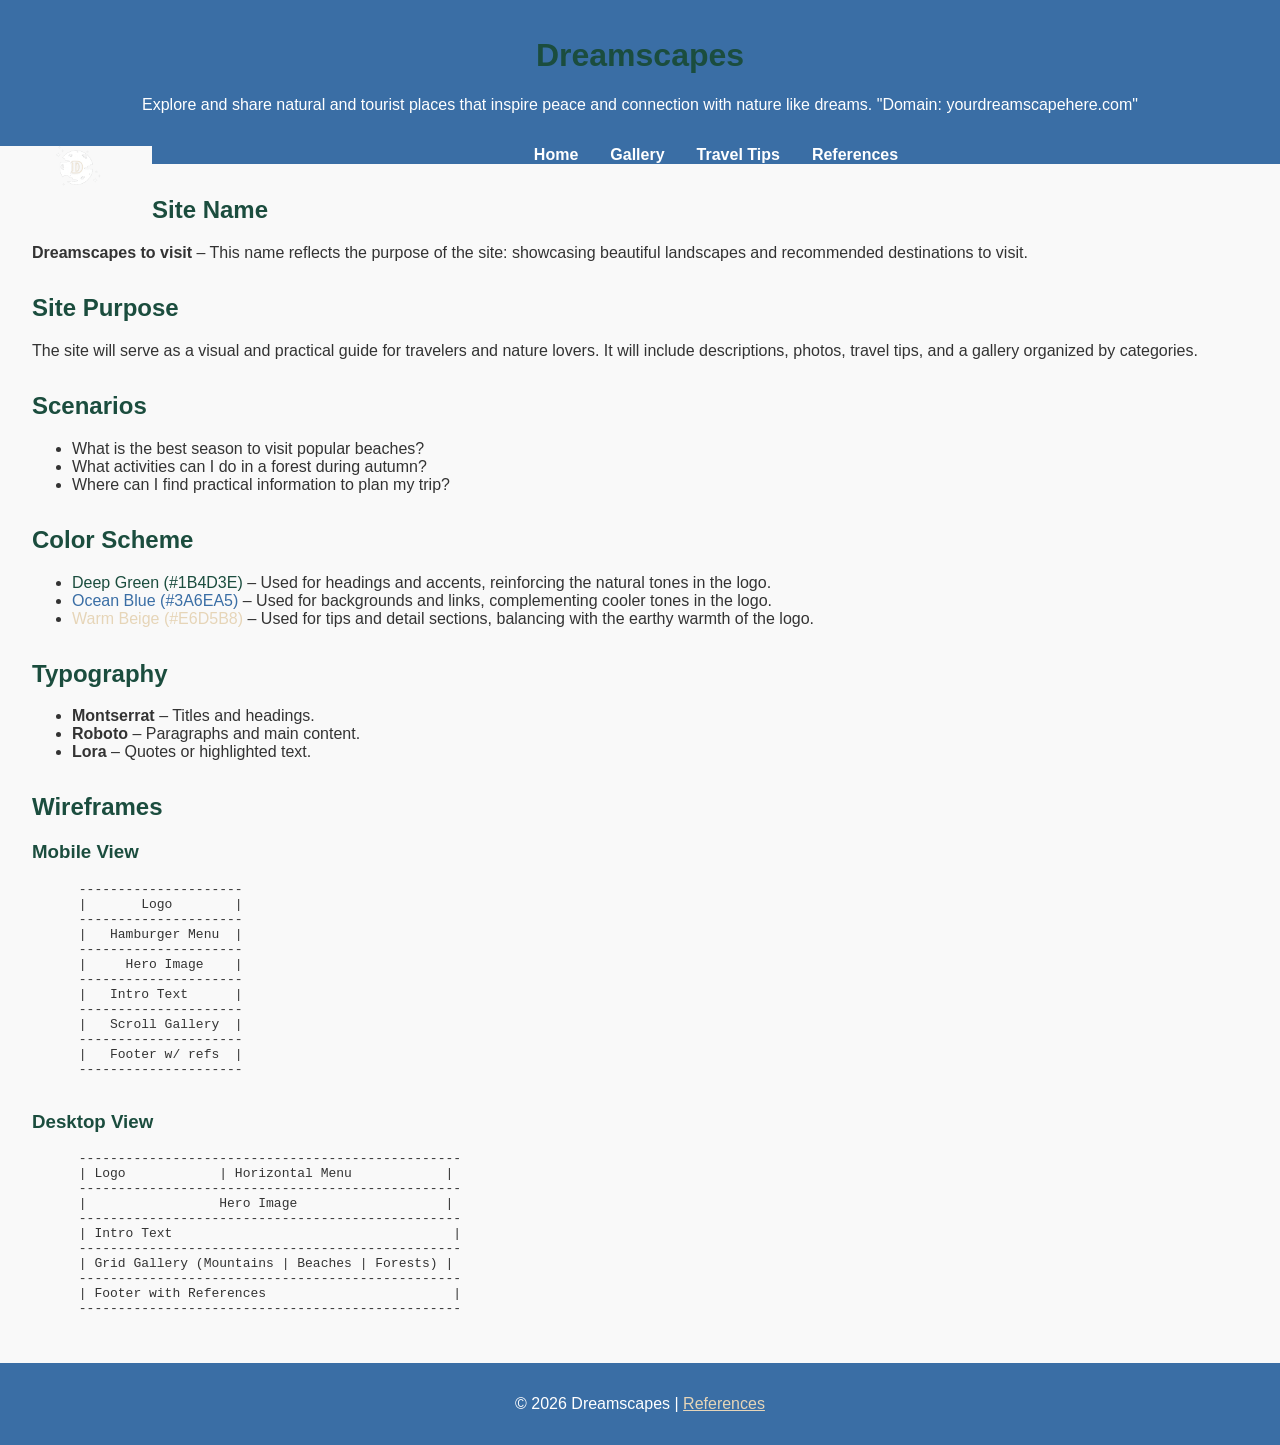
<file: project/siteplan.html>
<!DOCTYPE html>
<html lang="en">

<head>
	<meta charset="UTF-8">
	<meta name="viewport" content="width=device-width,initial-scale=1.0">
	<meta name="description"
		content="Dreamscapes site plan: explore natural and tourist places that inspire peace and connection with nature.">
	<meta name="author" content="Emmanuel Garcia Trevino">
	<title>Site Plan - Dreamscapes</title>
	<link rel="stylesheet" href="styles/siteplan.css">
</head>

<body>
	<header>
		<h1>Dreamscapes</h1>
		<p>Explore and share natural and tourist places that inspire peace and connection with nature like dreams.
			"Domain: yourdreamscapehere.com"</p>
		<img src="images/logo.png" alt="Landscapes to Visit Logo">
	</header>

	<nav>
		<ul>
			<li><a href="#">Home</a></li>
			<li><a href="#">Gallery</a></li>
			<li><a href="#">Travel Tips</a></li>
			<li><a href="#">References</a></li>
		</ul>
	</nav>

	<main>
		<section>
			<h2>Site Name</h2>
			<p><strong>Dreamscapes to visit </strong> – This name reflects the purpose of the site: showcasing beautiful
				landscapes and recommended destinations to visit.</p>
		</section>

		<section>
			<h2>Site Purpose</h2>
			<p>The site will serve as a visual and practical guide for travelers and nature lovers. It will include
				descriptions, photos, travel tips, and a gallery organized by categories.</p>
		</section>

		<section>
			<h2>Scenarios</h2>
			<ul>
				<li>What is the best season to visit popular beaches?</li>
				<li>What activities can I do in a forest during autumn?</li>
				<li>Where can I find practical information to plan my trip?</li>
			</ul>
		</section>

		<section>
			<h2>Color Scheme</h2>
			<ul>
				<li><span class="deep-green">Deep Green (#1B4D3E)</span> – Used for headings and accents,
					reinforcing the natural tones in the logo.</li>
				<li><span class="ocean-blue">Ocean Blue (#3A6EA5)</span> – Used for backgrounds and links,
					complementing cooler tones in the logo.</li>
				<li><span class="warm-beige">Warm Beige (#E6D5B8)</span> – Used for tips and detail sections,
					balancing with the earthy warmth of the logo.</li>
			</ul>
		</section>

		<section>
			<h2>Typography</h2>
			<ul>
				<li><strong>Montserrat</strong> – Titles and headings.</li>
				<li><strong>Roboto</strong> – Paragraphs and main content.</li>
				<li><strong>Lora</strong> – Quotes or highlighted text.</li>
			</ul>
		</section>

		<section>
			<h2>Wireframes</h2>
			<h3>Mobile View</h3>
			<pre>
      ---------------------
      |       Logo        |
      ---------------------
      |   Hamburger Menu  |
      ---------------------
      |     Hero Image    |
      ---------------------
      |   Intro Text      |
      ---------------------
      |   Scroll Gallery  |
      ---------------------
      |   Footer w/ refs  |
      ---------------------
      </pre>

			<h3>Desktop View</h3>
			<pre>
      -------------------------------------------------
      | Logo            | Horizontal Menu            |
      -------------------------------------------------
      |                 Hero Image                   |
      -------------------------------------------------
      | Intro Text                                    |
      -------------------------------------------------
      | Grid Gallery (Mountains | Beaches | Forests) |
      -------------------------------------------------
      | Footer with References                        |
      -------------------------------------------------
      </pre>
		</section>
	</main>

	<footer>
		<p>© 2026 Dreamscapes | <a href="references.html">References</a></p>
	</footer>
</body>

</html>
</file>
<file: project/styles/project.css>
:root {
  --deep-green: #1B4D3E;
  --ocean-blue: #3A6EA5;
  --warm-beige: #F8F5F1;
  --white: #FFFFFF;
  --dark-text: #2D3436;
  --gray-border: #E0E0E0;
  --font-heading: 'Montserrat', sans-serif;
  --font-body: 'Roboto', sans-serif;
  --font-accent: 'Lora', serif;
}

html {
  scroll-behavior: smooth;
  box-sizing: border-box;
}

*, *:before, *:after {
  box-sizing: inherit;
}

body {
  margin: 0;
  background-color: var(--warm-beige);
  color: var(--dark-text);
  font-family: var(--font-body);
  line-height: 1.6;
}

.container {
  max-width: 1200px;
  margin: 0 auto;
  padding: 0 20px;
}

h1, h2, h3, h4 {
  font-family: var(--font-heading);
  color: var(--deep-green);
  margin-top: 0;
  font-weight: 700;
}

.section-title {
  font-size: 2.5rem;
  font-weight: 800;
  margin-bottom: 1rem;
}

.section-label {
  font-size: 0.85rem;
  font-weight: 700;
  text-transform: uppercase;
  color: #888;
  letter-spacing: 2px;
  margin-bottom: 0.5rem;
  display: block;
}

.roboto-text {
  font-size: 1.1rem;
}

.nav {
  position: absolute;
  top: 0;
  width: 100%;
  padding: 20px 0;
  z-index: 1000;
  color: var(--white);
}

.nav.solid-bg {
  position: relative;
  background-color: var(--deep-green);
  box-shadow: 0 4px 6px rgba(0,0,0,0.1);
}

.nav-inner {
  display: flex;
  justify-content: space-between;
  align-items: center;
}

.nav-logo {
  display: flex;
  align-items: center;
  gap: 6px;
  text-decoration: none;
  color: var(--white);
  font-family: var(--font-heading);
  font-weight: 800;
  font-size: 1.15rem;
}

.logo-text {
  font-size: 1.2rem;
}

.logo-img {
  width: 140px;
  height: auto;
  display: block;
}

.logo-inline {
  width: 36px;
  height: 36px;
  color: var(--white);
  display: block;
}

.nav-links {
  display: none; 
  gap: 30px;
}

.nav-links a {
  text-decoration: none;
  color: inherit;
  font-weight: 500;
  font-size: 0.95rem;
  transition: opacity 0.3s;
}

.nav-links a:hover, .nav-links a.active {
  opacity: 0.7;
}

.hamburger {
  background: none;
  border: none;
  color: inherit;
  cursor: pointer;
  display: block; 
}

.hero {
  height: 90vh;
  position: relative;
  overflow: hidden;
  display: flex;
  align-items: center;
  color: var(--white);
}

.hero img {
  position: absolute;
  top: 0; left: 0; width: 100%; height: 100%;
  object-fit: cover;
  z-index: -2;
}

.hero-overlay {
  position: absolute;
  top: 0; left: 0; width: 100%; height: 100%;
  background: linear-gradient(to bottom, rgba(0,0,0,0.6), rgba(0,0,0,0.2), rgba(0,0,0,0.6));
  z-index: -1;
}

.hero-content {
  z-index: 1;
  max-width: 800px;
}

.hero-title {
  font-size: clamp(3rem, 10vw, 5rem);
  color: var(--white);
  line-height: 1.1;
  margin: 10px 0 20px 0;
}

.hero-desc {
  font-family: var(--font-accent); 
  font-style: italic;
  font-size: 1.2rem;
  opacity: 0.9;
}

.marquee-ribbon {
  position: absolute;
  bottom: 0;
  width: 100%;
  background-color: rgba(255, 255, 255, 0.9);
  color: var(--deep-green);
  padding: 15px 0;
  overflow: hidden;
}

.marquee-track {
  display: inline-block;
  white-space: nowrap;
  animation: marquee 35s linear infinite;
}

.marquee-track span {
  padding: 0 30px;
  font-weight: 800;
  text-transform: uppercase;
  font-size: 0.85rem;
  letter-spacing: 2px;
}

@keyframes marquee {
  0% { transform: translateX(0); }
  100% { transform: translateX(-50%); }
}

.section {
  padding: 80px 0;
}

.btn {
  display: inline-block;
  padding: 12px 24px;
  background-color: var(--ocean-blue);
  color: var(--white);
  text-decoration: none;
  border-radius: 6px;
  font-weight: 600;
  transition: 0.3s;
}

.btn:hover {
  background-color: var(--deep-green);
  transform: translateY(-2px); 
}

.filters {
  display: flex;
  gap: 10px;
  margin: 40px 0;
  flex-wrap: wrap;
}

.filter-btn {
  background: var(--white);
  border: 1px solid var(--gray-border);
  padding: 10px 20px;
  border-radius: 50px; 
  cursor: pointer;
  transition: 0.3s;
}

.filter-btn:hover, .filter-btn.active {
  background-color: var(--deep-green);
  color: var(--white);
}

.landscape-grid {
  display: grid;
  grid-template-columns: repeat(auto-fit, minmax(300px, 1fr));
  gap: 30px; 
}

.card {
  background: var(--white);
  border-radius: 8px;
  overflow: hidden; 
  transition: 0.3s;
}

.card:hover {
  transform: translateY(-5px);
}

.card img {
  width: 100%;
  height: 220px;
  object-fit: cover;
}

.card-content {
  padding: 20px;
}

.card-category {
  font-size: 0.75rem;
  text-transform: uppercase;
  color: var(--ocean-blue);
  font-weight: 700;
  margin-bottom: 10px;
}

.fav-btn {
  width: 100%;
  padding: 12px;
  border: none;
  background: var(--ocean-blue);
  color: var(--white);
  border-radius: 4px;
  cursor: pointer;
  margin-top: 15px;
  font-weight: 700;
}

.fav-btn.active {
  background: #C0392B; 
}

.contact-wrapper {
  display: grid;
  gap: 40px;
  background-color: var(--white);
  padding: 50px;
  border-radius: 8px;
}

.form-group label {
  display: block;
  font-weight: 700;
  margin-bottom: 8px;
}

.form-group input, .form-group textarea {
  width: 100%;
  padding: 12px;
  border: 1px solid var(--gray-border);
  border-radius: 4px;
}

.submit-btn {
  background: var(--deep-green);
  color: var(--white);
  border: none;
  padding: 15px;
  font-weight: 700;
  border-radius: 4px;
  cursor: pointer;
  width: 100%;
}

.footer {
  background: var(--deep-green);
  color: var(--white);
  padding: 60px 0 30px;
}

.footer-inner {
  display: grid;
  gap: 40px;
}

.footer-logo {
  display: flex;
  align-items: center;
  gap: 10px;
  font-weight: 700;
  margin-bottom: 10px;
}

.footer-links a {
  display: block;
  text-decoration: none;
  color: inherit;
  margin-bottom: 10px;
  opacity: 0.8;
}

.footer-bottom {
  border-top: 1px solid rgba(255,255,255,0.1);
  padding-top: 20px;
  text-align: center;
  font-size: 0.8rem;
  opacity: 0.6;
}

@media (min-width: 768px) {
  .nav-links { display: flex; }
  .hamburger { display: none; }
  .contact-wrapper { grid-template-columns: 1fr 2fr; }
  .form-row { display: grid; grid-template-columns: 1fr 1fr; gap: 20px; }
  .footer-inner { grid-template-columns: 2fr 1fr 1fr; }
}

.details-grid {
  display: grid;
  grid-template-columns: repeat(auto-fit, minmax(320px, 1fr));
  gap: 24px;
}

.detail-card {
  background-color: var(--white);
  border-radius: 8px;
  overflow: hidden;
  box-shadow: 0 4px 12px rgba(0,0,0,0.1);
}

.detail-content {
  padding: 20px;
}
</file>
<file: styles/form.css>
body {
  font-family: Arial, Helvetica, sans-serif;
  margin: 0;
  padding: 0;
  background: #f5f5f5;
  color: #333;
}

header, footer{
  background: #6a1b9a;
  color: white;
  text-align: center;
  padding: 1rem;
}

main  {
  max-width: 600px;
  margin: auto;
  background: white;
  padding: 2rem;
  border-radius: 8px;
}

form label, form legend {
  display: block;
  margin-top: 1rem;
  font-weight: bold;
}

input, select, textarea {
  width: 100%;
  padding: .5rem;
  margin-top: .5rem;
}

input[type="submit"]  {
  background: #6a1b9a;
  color: white;
  border: none;
  padding: .75rem;
  margin-top: 1rem;
  cursor: pointer;
  border-radius: 4px;
}

input[type="submit"]:hover  {
  background: #4a148c;
}

@media (max-width: 600px) {
  main {
    padding: 1rem;
  }

  form {
    display: flex;
    flex-direction: column;
  }

  input, select, textarea {
    font-size: 1rem;
  }

  input[type="submit"] {
    width: 100%;
    font-size: 1.1rem;
  }
}
</file>
<file: styles/place.css>
:root {
    --primary: #0b6e4f;
    --accent: #ffd54a;
    --muted: #6b7280;
    --bg: #ffffff;
    --max-width: 1100px;
    --gap: 1.25rem;
    --radius: 8px;
    --container-padding: 1rem;
    --font-sans: "Segoe UI", Roboto, "Helvetica Neue", Arial, sans-serif;
}

* {
    box-sizing: border-box
}

html,
body {
    height: 100%
}

body {
    margin: 0;
    font-family: var(--font-sans);
    color: #111827;
    background: var(--bg);
    line-height: 1.5;
}

.container {
    max-width: var(--max-width);
    margin: 0 auto;
    padding: 0 var(--container-padding);
}

.site-header {
    background: linear-gradient(90deg, var(--primary), #0f8a66);
    color: white;
    padding: 1.25rem 0;
}

.site-title {
    margin: 0;
    font-size: 1.5rem
}

.site-subtitle {
    margin: 0.25rem 0 0;
    color: rgba(255, 255, 255, 0.9)
}

.hero {
    width: 100%;
    height: 85vh;
    overflow: hidden;
}

.hero img {
    width: 100%;
    height: 100%;
    object-fit: cover
}

.hero-caption {
    position: absolute;
    left: 1rem;
    bottom: 1rem;
    background: rgba(0, 0, 0, 0.45);
    color: white;
    padding: 0.75rem 1rem;
    border-radius: var(--radius);
    max-width: 90%;
}

.main-grid {
    display: grid;
    grid-template-columns: 1fr;
    gap: var(--gap);
    padding: 1.5rem 0;
}

.main-grid section {
    background: #fff;
    border-radius: var(--radius);
    padding: 1rem;
    box-shadow: 0 1px 4px rgba(0, 0, 0, 0.06);
}

.weather {
    display: flex;
    align-items: center;
    gap: 1rem;
}

.weather-icon-mobile {
    display: block;
    color: var(--primary)
}

.weather-data p {
    margin: 0.25rem 0;
    color: var(--muted)
}

.weather-title {
    display: inline-block;
    margin: 0 0 0.5rem 0;
    font-weight: 600;
}

@media (min-width:900px) {
    .main-grid {
        grid-template-columns: 2fr 1fr;
        align-items: start;
    }

    .weather-icon-mobile {
        display: none
    }

    .weather-title::after {
        content: "☁";
        margin-left: 8px;
        color: var(--accent);
        font-size: 1.1rem;
        vertical-align: middle;
    }
}

.places ul {
    margin: 0;
    padding-left: 1.25rem
}

.footer-grid {
    display: flex;
    justify-content: space-between;
    gap: 1rem;
    padding: 1rem 0;
    color: var(--muted)
}

@media (max-width:599px) {
    .hero-caption {
        left: 0.5rem;
        right: 0.5rem;
        bottom: 0.5rem
    }

    .site-title {
        font-size: 1.25rem
    }
}
</file>
<file: styles/temples.css>
* {
    margin: 0;
    padding: 0;
    box-sizing: border-box;
}

body {
    font-family: "Sansita", sans-serif;
    background-color: #e6f7ff;
    line-height: 1.5;
}

header {
    background-color: #00bfff;
    color: #036;
    display: grid;
    grid-gap: 1rem;
    padding: 20px;
    border: 1px solid rgba(0, 0, 0, 0.1);
    box-shadow: 0 0 20px rgba(0, 0, 0, 0.2);
}

header,
main {
    margin: 0 auto;
}

h1 {
    font-size: 2rem;
}

nav {
    background-color: rgb(75, 67, 67);
}

nav ul {
    list-style: none;
    display: flex;
    flex-direction: column;
}

nav a {
    display: block;
    color: #e6f7ff;
    text-align: center;
    padding: 1rem;
    text-decoration: none;
    font-size: larger;
    transition: background 0.3s, color 0.3s;
}

nav a:hover {
    text-decoration: underline double;
    background-color: #00bfff;
    color: #fff;
}

.active {
    color: #00bfff;
}


main {
    padding: 1rem;
}

.gallery {
    display: grid;
    grid-template-columns: 1fr;
    gap: 1rem;
}

.gallery img {
    width: 100%;
    height: 350px;
    object-fit: cover;
    border-radius: 8px;
    box-shadow: 0 0 10px rgba(0, 0, 0, 0.2);
}

figure {
    margin: 0;
    text-align: center;
}

img {
    width: 100%;
    height: auto;
    border-radius: 8px;
    box-shadow: 0 0 10px rgba(0, 0, 0, 0.2);
}

footer {
    background-color: #00bfff;
    color: #036;
    text-align: center;
    padding: 1rem;
    margin-top: 2rem;
    border-top: 1px solid rgba(0, 0, 0, 0.1);
}

#menu-button {
    font-size: 1.5rem;
    background: none;
    border: none;
    color: #036;
    cursor: pointer;
}

.hidden {
    display: none;
}
</file>
<file: styles/temples-large.css>
@media (min-width: 740px) {
    header {
        display: flex;
        align-items: center;
        justify-content: space-between;
    }

    nav ul {
        justify-content: flex-end;
        flex-direction: row;
    }

    nav a {
        flex: 1 1 100%;
    }

    #menu-button {
        display: none;
    }

    #nav-menu {
        display: block !important;
    }

    .gallery {
        grid-template-columns: repeat(3, 1fr);
    }
}
</file>
<file: project/styles/siteplan.css>
body {
    font-family: 'Roboto', sans-serif;
    background-color: #f9f9f9;
    color: #333;
    margin: 0;
}

h1,
h2,
h3 {
    font-family: 'Montserrat', sans-serif;
    color: #1B4D3E;
}

.deep-green {
    color: #1B4D3E;
}

.ocean-blue {
    color: #3A6EA5;
}

.warm-beige {
    color: #E6D5B8;
}

nav ul {
    list-style: none;
    display: flex;
    justify-content: center;
    background-color: #3A6EA5;
    padding: 0;
    margin: 0;
}

nav ul li {
    margin: 0 1rem;
}

nav ul li a {
    color: white;
    text-decoration: none;
    font-weight: bold;
}

a {
    color: #3A6EA5;
}

header,
footer {
    background-color: #3A6EA5;
    color: white;
    text-align: center;
    padding: 1rem;
}

header img {
    max-width: 120px;
    height: auto;
    float: left;
    margin-right: 1rem;
}

section {
    margin: 2rem;
}

.tips {
    background-color: #E6D5B8;
    padding: 1rem;
    border-radius: 8px;
    margin: 2rem 0;
}

footer a {
    color: #E6D5B8;
}

form {
    background-color: #E6D5B8;
    padding: 1.5rem;
    border-radius: 8px;
    max-width: 600px;
    margin: 2rem auto;
}

form label {
    display: block;
    margin-top: 1rem;
    font-weight: bold;
    color: #1B4D3E;
}

form input[type="text"],
form input[type="date"],
form select,
form textarea {
    width: 100%;
    padding: 0.5rem;
    margin-top: 0.5rem;
    border: 1px solid #3A6EA5;
    border-radius: 4px;
    font-family: 'Roboto', sans-serif;
}

form input[type="radio"],
form input[type="checkbox"] {
    margin-right: 0.5rem;
}

form input[type="submit"] {
    background-color: #3A6EA5;
    color: white;
    border: none;
    padding: 0.75rem 1.5rem;
    margin-top: 1rem;
    border-radius: 4px;
    font-size: 1rem;
    cursor: pointer;
}

form input[type="submit"]:hover {
    background-color: #1B4D3E;
}

@media (max-width: 600px) {
    body {
        font-size: 14px;
        padding: 0.5rem;
    }

    header img {
        max-width: 80px;
        float: none;
        display: block;
        margin: 0 auto 1rem auto;
    }

    nav ul {
        flex-direction: column;
        align-items: center;
    }

    form {
        width: 100%;
        padding: 1rem;
    }

    form input[type="submit"] {
        width: 100%;
    }
}
</file>
